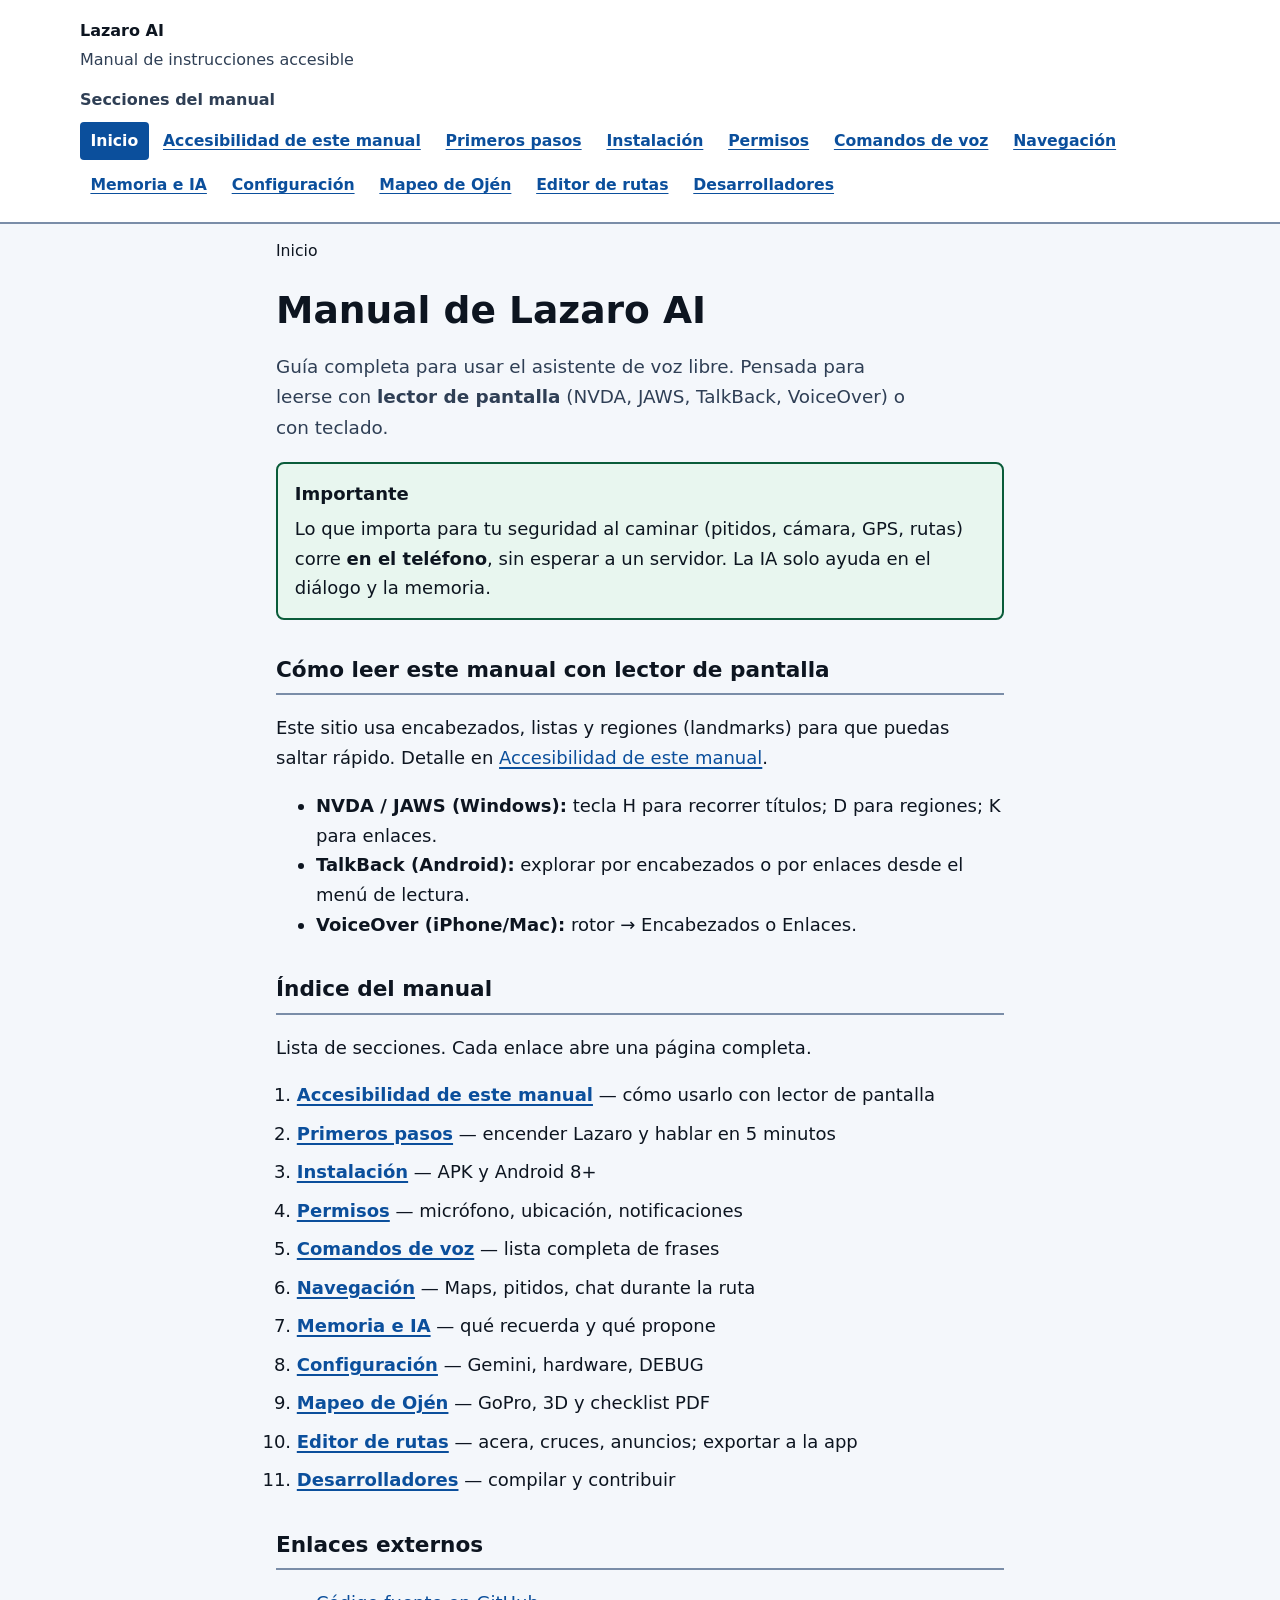
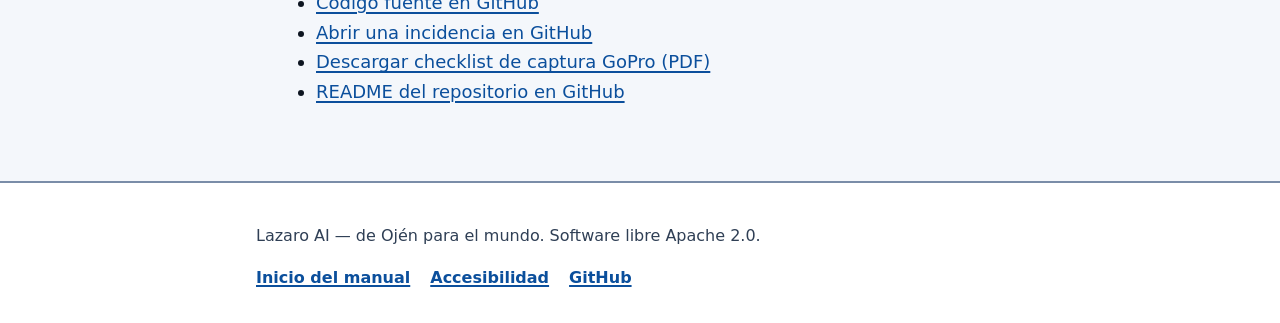
<file: docs/index.html>
<!DOCTYPE html>
<html lang="es">
<head>
  <meta charset="UTF-8">
  <meta name="viewport" content="width=device-width, initial-scale=1">
  <meta name="description" content="Manual accesible de Lazaro AI para personas ciegas y con baja visión. Compatible con lectores de pantalla.">
  <title>Inicio — Manual accesible de Lazaro AI</title>
  <link rel="stylesheet" href="assets/manual.css">
</head>
<body>
  <div class="skip-group">
    <a href="#contenido">Saltar al contenido principal</a>
    <a href="#nav-principal">Saltar al menú de secciones</a>
    <a href="#pie">Saltar al pie de página</a>
  </div>

  <header class="site-header">
    <div class="brand">
      <p class="site-title"><a href="index.html">Lazaro AI</a></p>
      <p>Manual de instrucciones accesible</p>
    </div>
    <nav id="nav-principal" class="nav" aria-labelledby="nav-titulo">
      <h2 id="nav-titulo">Secciones del manual</h2>
      <ul>
        <li><a href="index.html" aria-current="page">Inicio</a></li>
        <li><a href="accesibilidad.html">Accesibilidad de este manual</a></li>
        <li><a href="primeros-pasos.html">Primeros pasos</a></li>
        <li><a href="instalacion.html">Instalación</a></li>
        <li><a href="permisos.html">Permisos</a></li>
        <li><a href="comandos.html">Comandos de voz</a></li>
        <li><a href="navegacion.html">Navegación</a></li>
        <li><a href="memoria-ia.html">Memoria e IA</a></li>
        <li><a href="configuracion.html">Configuración</a></li>
        <li><a href="mapeo.html">Mapeo de Ojén</a></li>
        <li><a href="editor-rutas.html">Editor de rutas</a></li>
        <li><a href="desarrolladores.html">Desarrolladores</a></li>
      </ul>
    </nav>
  </header>

  <nav class="breadcrumb" aria-label="Miga de pan">
    <ol>
      <li aria-current="page">Inicio</li>
    </ol>
  </nav>

  <main id="contenido" class="wrap" tabindex="-1">
    <h1>Manual de Lazaro AI</h1>
    <p class="lead">
      Guía completa para usar el asistente de voz libre.
      Pensada para leerse con <strong>lector de pantalla</strong> (NVDA, JAWS, TalkBack, VoiceOver) o con teclado.
    </p>

    <aside class="ok" aria-label="Consejo importante">
      <span class="ok-label">Importante</span>
      Lo que importa para tu seguridad al caminar (pitidos, cámara, GPS, rutas) corre
      <strong>en el teléfono</strong>, sin esperar a un servidor. La IA solo ayuda en el diálogo y la memoria.
    </aside>

    <h2>Cómo leer este manual con lector de pantalla</h2>
    <p>
      Este sitio usa encabezados, listas y regiones (landmarks) para que puedas saltar rápido.
      Detalle en <a href="accesibilidad.html">Accesibilidad de este manual</a>.
    </p>
    <ul>
      <li><strong>NVDA / JAWS (Windows):</strong> tecla H para recorrer títulos; D para regiones; K para enlaces.</li>
      <li><strong>TalkBack (Android):</strong> explorar por encabezados o por enlaces desde el menú de lectura.</li>
      <li><strong>VoiceOver (iPhone/Mac):</strong> rotor → Encabezados o Enlaces.</li>
    </ul>

    <h2>Índice del manual</h2>
    <p>Lista de secciones. Cada enlace abre una página completa.</p>
    <ol class="toc-list">
      <li><a href="accesibilidad.html">Accesibilidad de este manual</a> — cómo usarlo con lector de pantalla</li>
      <li><a href="primeros-pasos.html">Primeros pasos</a> — encender Lazaro y hablar en 5 minutos</li>
      <li><a href="instalacion.html">Instalación</a> — APK y Android 8+</li>
      <li><a href="permisos.html">Permisos</a> — micrófono, ubicación, notificaciones</li>
      <li><a href="comandos.html">Comandos de voz</a> — lista completa de frases</li>
      <li><a href="navegacion.html">Navegación</a> — Maps, pitidos, chat durante la ruta</li>
      <li><a href="memoria-ia.html">Memoria e IA</a> — qué recuerda y qué propone</li>
      <li><a href="configuracion.html">Configuración</a> — Gemini, hardware, DEBUG</li>
      <li><a href="mapeo.html">Mapeo de Ojén</a> — GoPro, 3D y checklist PDF</li>
      <li><a href="editor-rutas.html">Editor de rutas</a> — acera, cruces, anuncios; exportar a la app</li>
      <li><a href="desarrolladores.html">Desarrolladores</a> — compilar y contribuir</li>
    </ol>

    <h2>Enlaces externos</h2>
    <ul>
      <li><a href="https://github.com/datak0w/Lazaro">Código fuente en GitHub</a></li>
      <li><a href="https://github.com/datak0w/Lazaro/issues">Abrir una incidencia en GitHub</a></li>
      <li><a href="gopro-captura-checklist.pdf">Descargar checklist de captura GoPro (PDF)</a></li>
      <li><a href="https://github.com/datak0w/Lazaro/blob/main/README.md">README del repositorio en GitHub</a></li>
    </ul>
  </main>

  <footer id="pie" class="site-footer">
    <div class="wrap-footer">
      <p>Lazaro AI — de Ojén para el mundo. Software libre Apache 2.0.</p>
      <ul aria-label="Enlaces del pie">
        <li><a href="index.html">Inicio del manual</a></li>
        <li><a href="accesibilidad.html">Accesibilidad</a></li>
        <li><a href="https://github.com/datak0w/Lazaro">GitHub</a></li>
      </ul>
    </div>
  </footer>
  <script src="assets/a11y.js" defer></script>
</body>
</html>
</file>
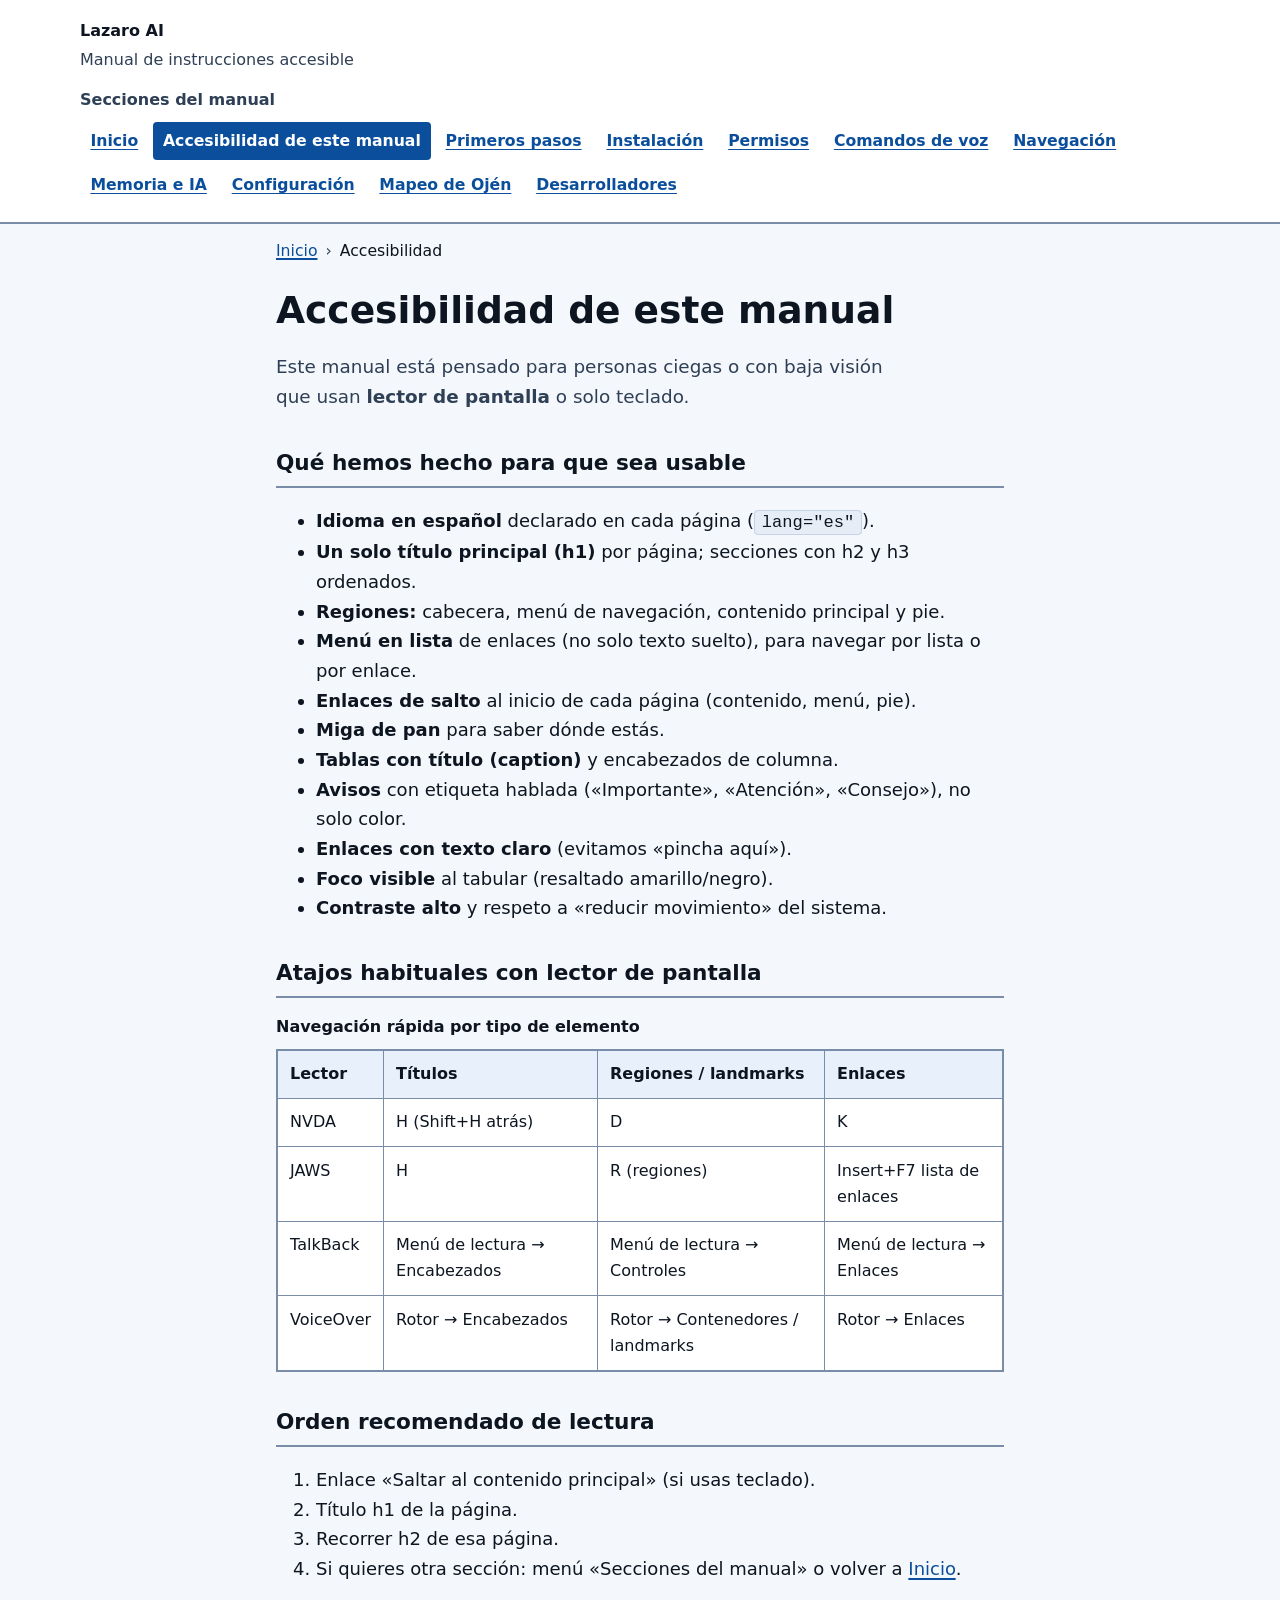
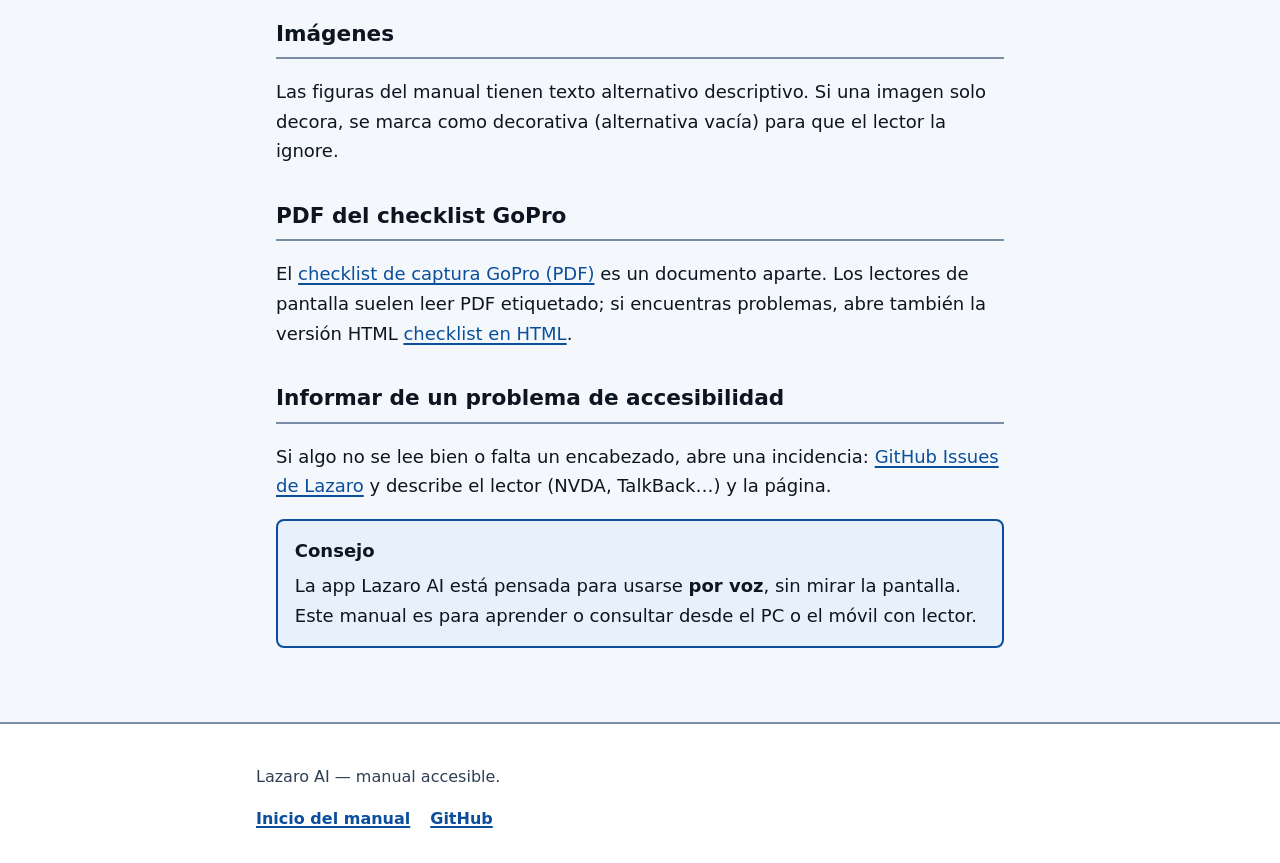
<file: docs/accesibilidad.html>
<!DOCTYPE html>
<html lang="es">
<head>
  <meta charset="UTF-8">
  <meta name="viewport" content="width=device-width, initial-scale=1">
  <meta name="description" content="Cómo usar el manual de Lazaro AI con lectores de pantalla: NVDA, JAWS, TalkBack y VoiceOver.">
  <title>Accesibilidad de este manual — Lazaro AI</title>
  <link rel="stylesheet" href="assets/manual.css">
</head>
<body>
  <div class="skip-group">
    <a href="#contenido">Saltar al contenido principal</a>
    <a href="#nav-principal">Saltar al menú de secciones</a>
    <a href="#pie">Saltar al pie de página</a>
  </div>

  <header class="site-header">
    <div class="brand">
      <p class="site-title"><a href="index.html">Lazaro AI</a></p>
      <p>Manual de instrucciones accesible</p>
    </div>
    <nav id="nav-principal" class="nav" aria-labelledby="nav-titulo">
      <h2 id="nav-titulo">Secciones del manual</h2>
      <ul>
        <li><a href="index.html">Inicio</a></li>
        <li><a href="accesibilidad.html" aria-current="page">Accesibilidad de este manual</a></li>
        <li><a href="primeros-pasos.html">Primeros pasos</a></li>
        <li><a href="instalacion.html">Instalación</a></li>
        <li><a href="permisos.html">Permisos</a></li>
        <li><a href="comandos.html">Comandos de voz</a></li>
        <li><a href="navegacion.html">Navegación</a></li>
        <li><a href="memoria-ia.html">Memoria e IA</a></li>
        <li><a href="configuracion.html">Configuración</a></li>
        <li><a href="mapeo.html">Mapeo de Ojén</a></li>
        <li><a href="desarrolladores.html">Desarrolladores</a></li>
      </ul>
    </nav>
  </header>

  <nav class="breadcrumb" aria-label="Miga de pan">
    <ol>
      <li><a href="index.html">Inicio</a></li>
      <li aria-current="page">Accesibilidad</li>
    </ol>
  </nav>

  <main id="contenido" class="wrap" tabindex="-1">
    <h1>Accesibilidad de este manual</h1>
    <p class="lead">
      Este manual está pensado para personas ciegas o con baja visión que usan
      <strong>lector de pantalla</strong> o solo teclado.
    </p>

    <h2>Qué hemos hecho para que sea usable</h2>
    <ul>
      <li><strong>Idioma en español</strong> declarado en cada página (<code>lang="es"</code>).</li>
      <li><strong>Un solo título principal (h1)</strong> por página; secciones con h2 y h3 ordenados.</li>
      <li><strong>Regiones:</strong> cabecera, menú de navegación, contenido principal y pie.</li>
      <li><strong>Menú en lista</strong> de enlaces (no solo texto suelto), para navegar por lista o por enlace.</li>
      <li><strong>Enlaces de salto</strong> al inicio de cada página (contenido, menú, pie).</li>
      <li><strong>Miga de pan</strong> para saber dónde estás.</li>
      <li><strong>Tablas con título (caption)</strong> y encabezados de columna.</li>
      <li><strong>Avisos</strong> con etiqueta hablada («Importante», «Atención», «Consejo»), no solo color.</li>
      <li><strong>Enlaces con texto claro</strong> (evitamos «pincha aquí»).</li>
      <li><strong>Foco visible</strong> al tabular (resaltado amarillo/negro).</li>
      <li><strong>Contraste alto</strong> y respeto a «reducir movimiento» del sistema.</li>
    </ul>

    <h2>Atajos habituales con lector de pantalla</h2>
    <table>
      <caption>Navegación rápida por tipo de elemento</caption>
      <thead>
        <tr>
          <th scope="col">Lector</th>
          <th scope="col">Títulos</th>
          <th scope="col">Regiones / landmarks</th>
          <th scope="col">Enlaces</th>
        </tr>
      </thead>
      <tbody>
        <tr>
          <td>NVDA</td>
          <td>H (Shift+H atrás)</td>
          <td>D</td>
          <td>K</td>
        </tr>
        <tr>
          <td>JAWS</td>
          <td>H</td>
          <td>R (regiones)</td>
          <td>Insert+F7 lista de enlaces</td>
        </tr>
        <tr>
          <td>TalkBack</td>
          <td>Menú de lectura → Encabezados</td>
          <td>Menú de lectura → Controles</td>
          <td>Menú de lectura → Enlaces</td>
        </tr>
        <tr>
          <td>VoiceOver</td>
          <td>Rotor → Encabezados</td>
          <td>Rotor → Contenedores / landmarks</td>
          <td>Rotor → Enlaces</td>
        </tr>
      </tbody>
    </table>

    <h2>Orden recomendado de lectura</h2>
    <ol>
      <li>Enlace «Saltar al contenido principal» (si usas teclado).</li>
      <li>Título h1 de la página.</li>
      <li>Recorrer h2 de esa página.</li>
      <li>Si quieres otra sección: menú «Secciones del manual» o volver a <a href="index.html">Inicio</a>.</li>
    </ol>

    <h2>Imágenes</h2>
    <p>
      Las figuras del manual tienen texto alternativo descriptivo.
      Si una imagen solo decora, se marca como decorativa (alternativa vacía) para que el lector la ignore.
    </p>

    <h2>PDF del checklist GoPro</h2>
    <p>
      El <a href="gopro-captura-checklist.pdf">checklist de captura GoPro (PDF)</a>
      es un documento aparte. Los lectores de pantalla suelen leer PDF etiquetado;
      si encuentras problemas, abre también la versión HTML
      <a href="gopro-captura-checklist.html">checklist en HTML</a>.
    </p>

    <h2>Informar de un problema de accesibilidad</h2>
    <p>
      Si algo no se lee bien o falta un encabezado, abre una incidencia:
      <a href="https://github.com/datak0w/Lazaro/issues">GitHub Issues de Lazaro</a>
      y describe el lector (NVDA, TalkBack…) y la página.
    </p>

    <aside class="note" aria-label="Consejo">
      <span class="note-label">Consejo</span>
      La app Lazaro AI está pensada para usarse <strong>por voz</strong>, sin mirar la pantalla.
      Este manual es para aprender o consultar desde el PC o el móvil con lector.
    </aside>
  </main>

  <footer id="pie" class="site-footer">
    <div class="wrap-footer">
      <p>Lazaro AI — manual accesible.</p>
      <ul aria-label="Enlaces del pie">
        <li><a href="index.html">Inicio del manual</a></li>
        <li><a href="https://github.com/datak0w/Lazaro">GitHub</a></li>
      </ul>
    </div>
  </footer>
  <script src="assets/a11y.js" defer></script>
</body>
</html>
</file>
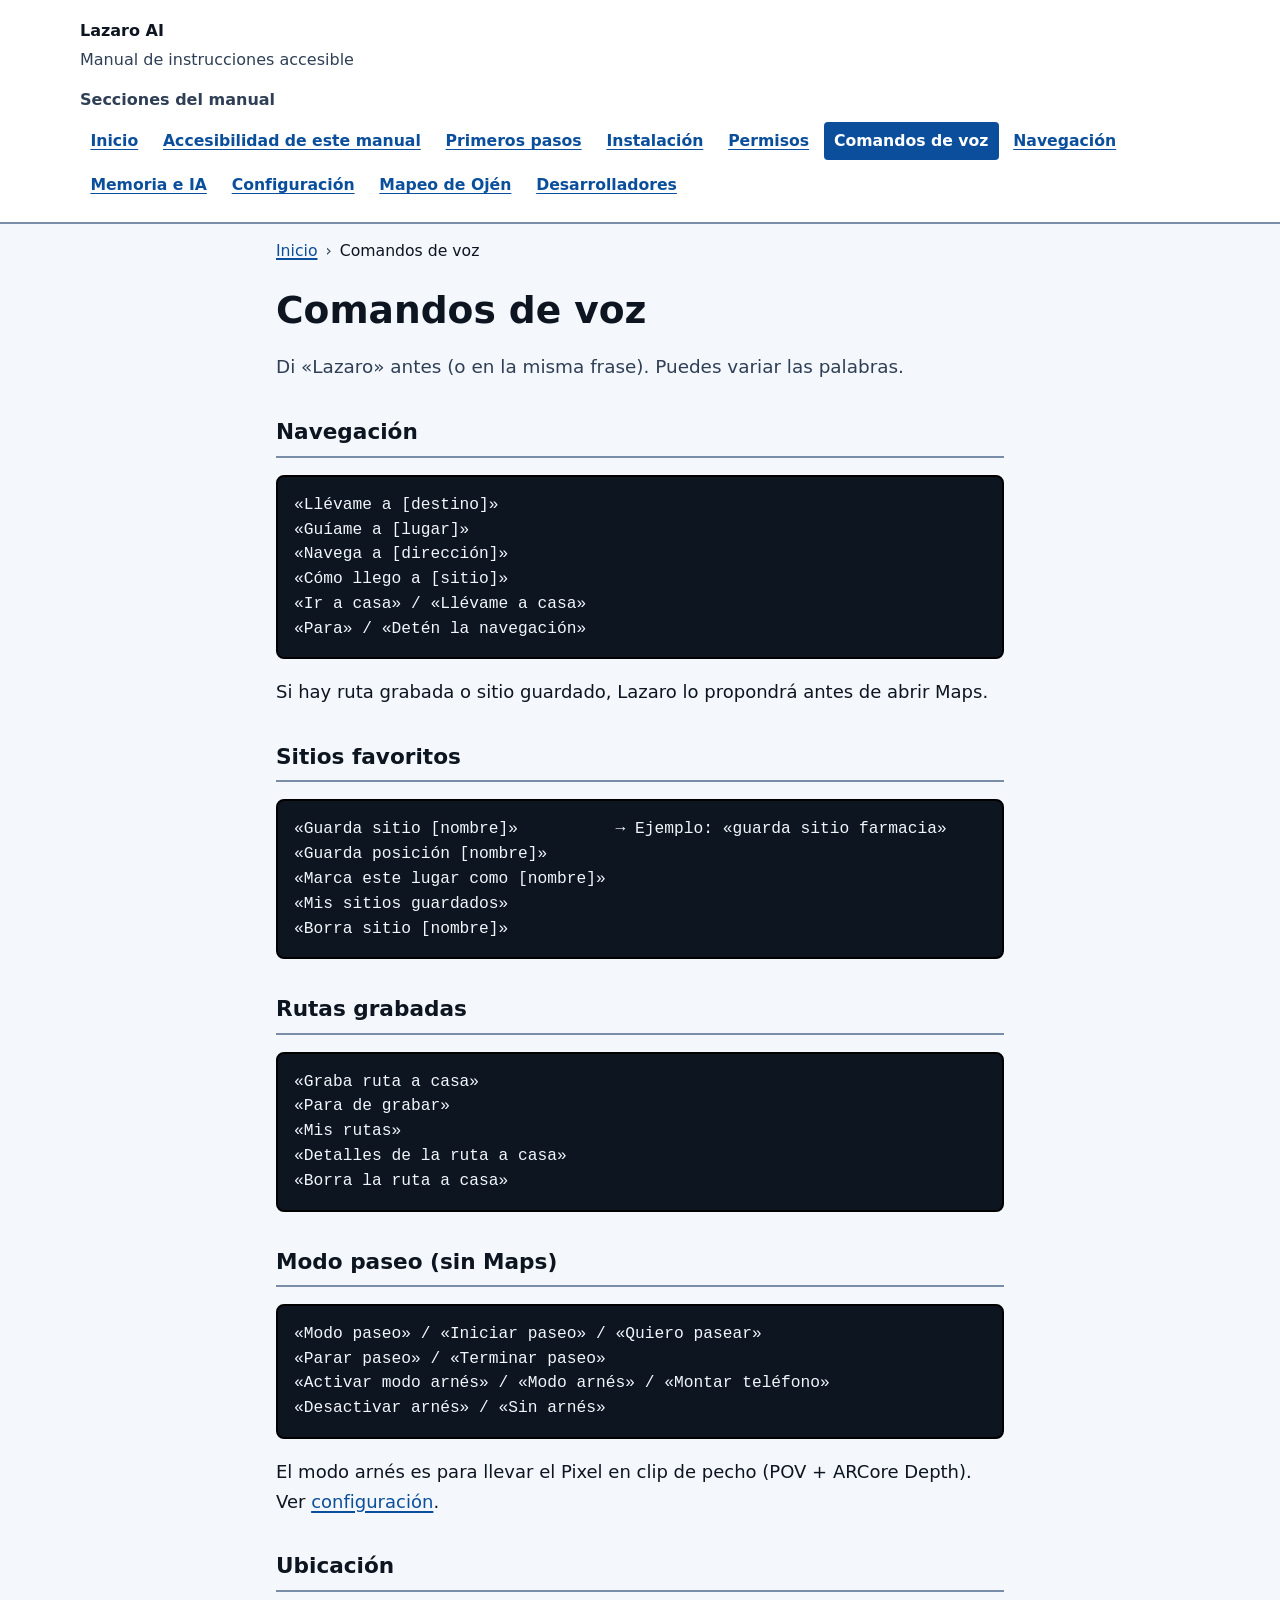
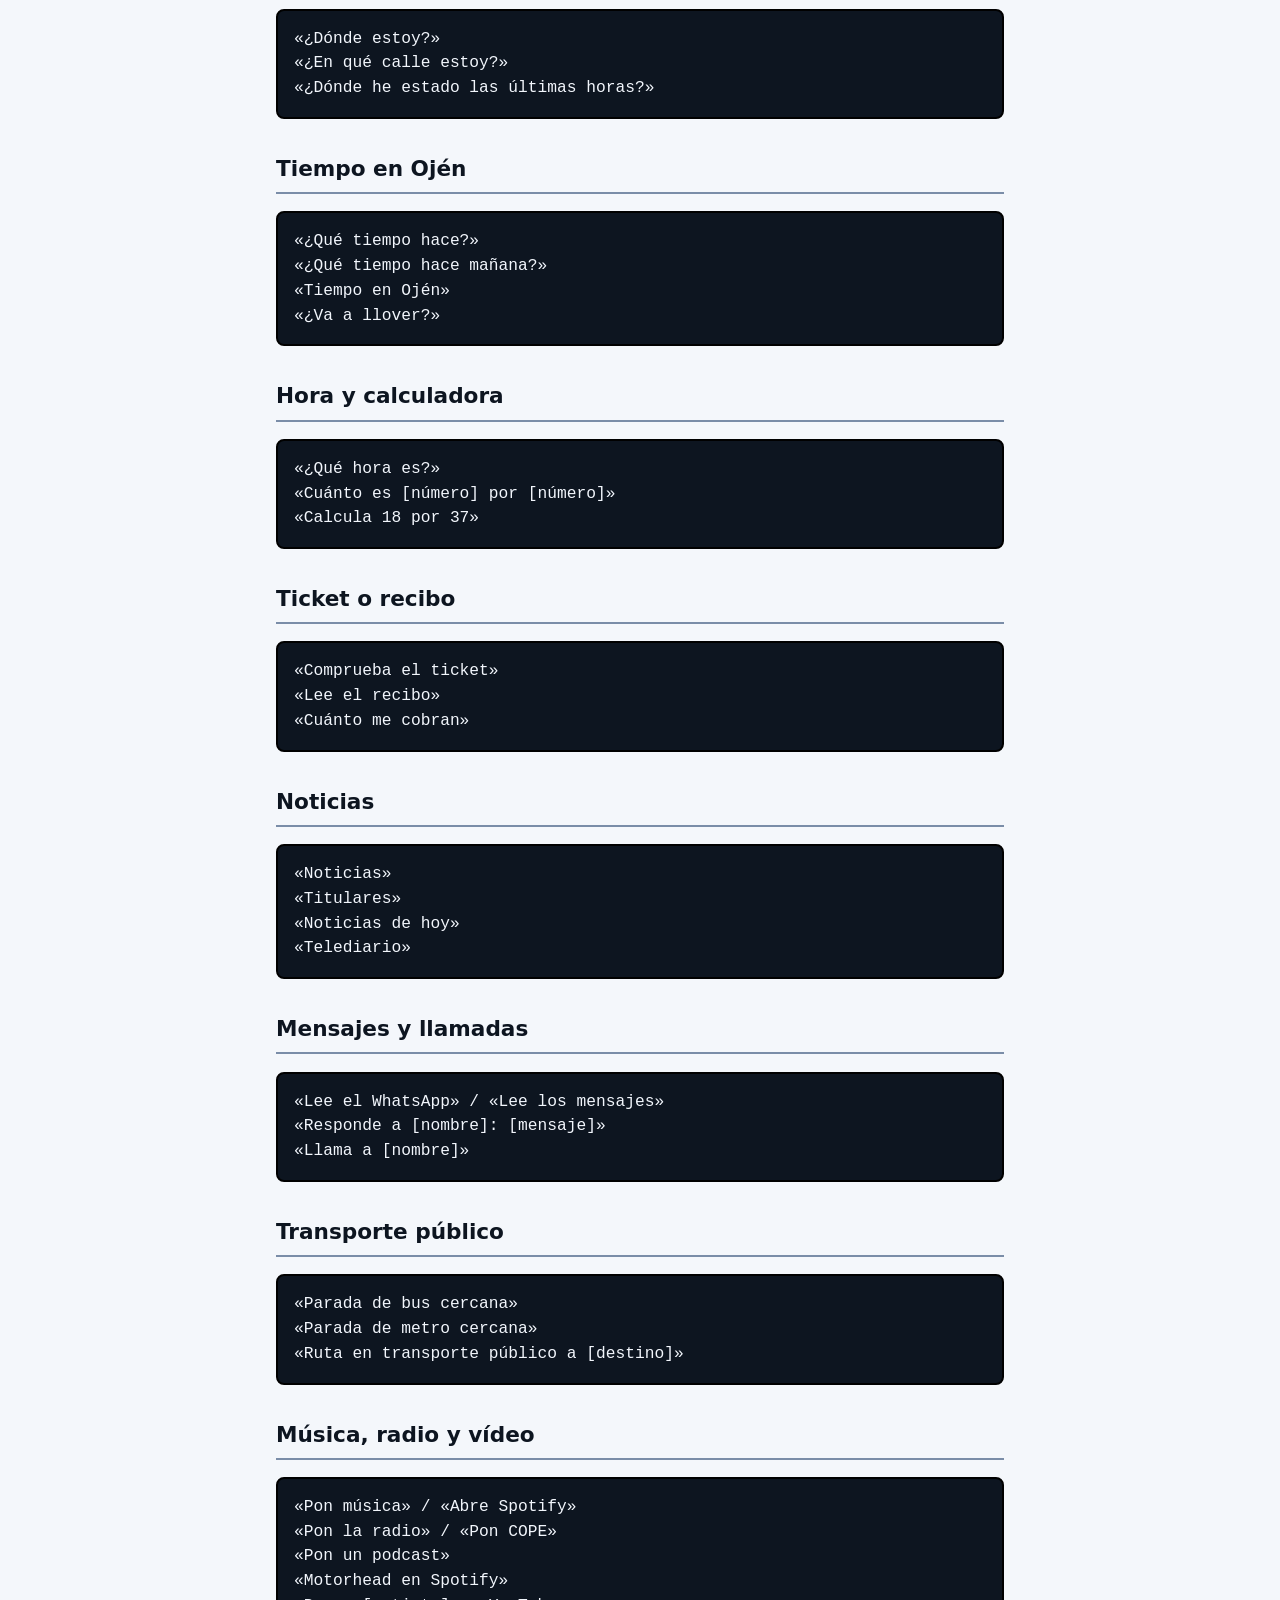
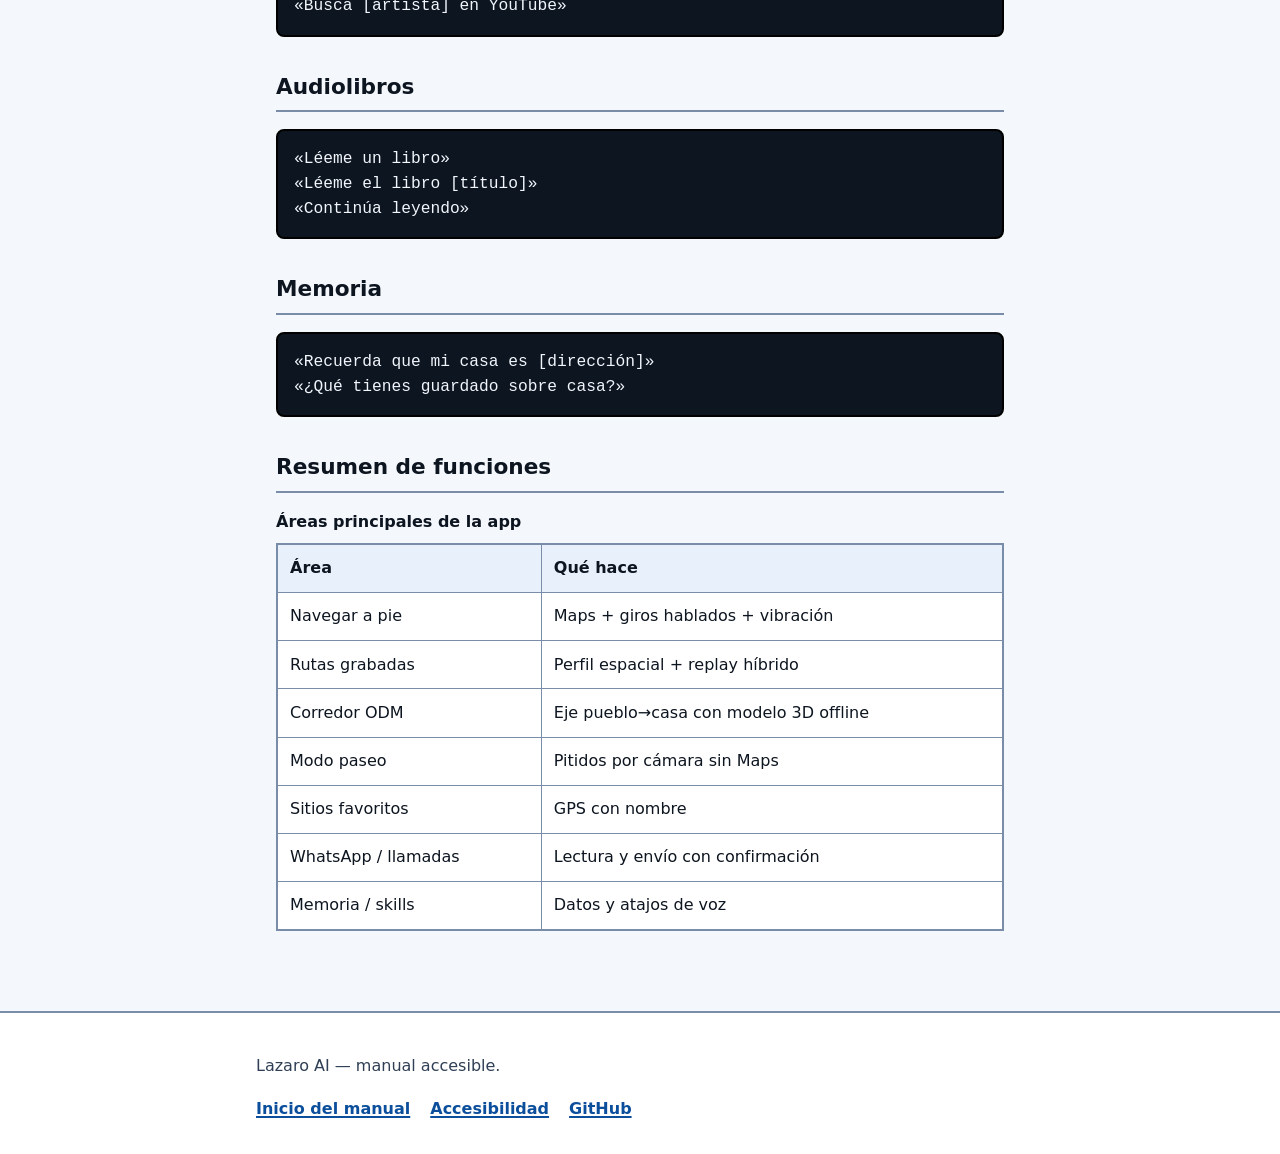
<file: docs/comandos.html>
<!DOCTYPE html>
<html lang="es">
<head>
  <meta charset="UTF-8">
  <meta name="viewport" content="width=device-width, initial-scale=1">
  <meta name="description" content="Comandos de voz. Manual accesible de Lazaro AI.">
  <title>Comandos de voz — Manual Lazaro AI</title>
  <link rel="stylesheet" href="assets/manual.css">
</head>
<body>
  <div class="skip-group">
    <a href="#contenido">Saltar al contenido principal</a>
    <a href="#nav-principal">Saltar al menú de secciones</a>
    <a href="#pie">Saltar al pie de página</a>
  </div>

  <header class="site-header">
    <div class="brand">
      <p class="site-title"><a href="index.html">Lazaro AI</a></p>
      <p>Manual de instrucciones accesible</p>
    </div>
    <nav id="nav-principal" class="nav" aria-labelledby="nav-titulo">
      <h2 id="nav-titulo">Secciones del manual</h2>
      <ul>
        <li><a href="index.html">Inicio</a></li>
        <li><a href="accesibilidad.html">Accesibilidad de este manual</a></li>
        <li><a href="primeros-pasos.html">Primeros pasos</a></li>
        <li><a href="instalacion.html">Instalación</a></li>
        <li><a href="permisos.html">Permisos</a></li>
        <li><a href="comandos.html" aria-current="page">Comandos de voz</a></li>
        <li><a href="navegacion.html">Navegación</a></li>
        <li><a href="memoria-ia.html">Memoria e IA</a></li>
        <li><a href="configuracion.html">Configuración</a></li>
        <li><a href="mapeo.html">Mapeo de Ojén</a></li>
        <li><a href="desarrolladores.html">Desarrolladores</a></li>
      </ul>
    </nav>
  </header>

  <nav class="breadcrumb" aria-label="Miga de pan">
    <ol>
      <li><a href="index.html">Inicio</a></li>
      <li aria-current="page">Comandos de voz</li>
    </ol>
  </nav>

  <main id="contenido" class="wrap" tabindex="-1">
    <h1>Comandos de voz</h1>
    <p class="lead">Di «Lazaro» antes (o en la misma frase). Puedes variar las palabras.</p>

    <h2>Navegación</h2>
<pre><code>«Llévame a [destino]»
«Guíame a [lugar]»
«Navega a [dirección]»
«Cómo llego a [sitio]»
«Ir a casa» / «Llévame a casa»
«Para» / «Detén la navegación»</code></pre>
    <p>Si hay ruta grabada o sitio guardado, Lazaro lo propondrá antes de abrir Maps.</p>

    <h2>Sitios favoritos</h2>
<pre><code>«Guarda sitio [nombre]»          → Ejemplo: «guarda sitio farmacia»
«Guarda posición [nombre]»
«Marca este lugar como [nombre]»
«Mis sitios guardados»
«Borra sitio [nombre]»</code></pre>

    <h2>Rutas grabadas</h2>
<pre><code>«Graba ruta a casa»
«Para de grabar»
«Mis rutas»
«Detalles de la ruta a casa»
«Borra la ruta a casa»</code></pre>

    <h2>Modo paseo (sin Maps)</h2>
<pre><code>«Modo paseo» / «Iniciar paseo» / «Quiero pasear»
«Parar paseo» / «Terminar paseo»
«Activar modo arnés» / «Modo arnés» / «Montar teléfono»
«Desactivar arnés» / «Sin arnés»</code></pre>
    <p>
      El modo arnés es para llevar el Pixel en clip de pecho (POV + ARCore Depth).
      Ver <a href="configuracion.html">configuración</a>.
    </p>

    <h2>Ubicación</h2>
<pre><code>«¿Dónde estoy?»
«¿En qué calle estoy?»
«¿Dónde he estado las últimas horas?»</code></pre>

    <h2>Tiempo en Ojén</h2>
<pre><code>«¿Qué tiempo hace?»
«¿Qué tiempo hace mañana?»
«Tiempo en Ojén»
«¿Va a llover?»</code></pre>

    <h2>Hora y calculadora</h2>
<pre><code>«¿Qué hora es?»
«Cuánto es [número] por [número]»
«Calcula 18 por 37»</code></pre>

    <h2>Ticket o recibo</h2>
<pre><code>«Comprueba el ticket»
«Lee el recibo»
«Cuánto me cobran»</code></pre>

    <h2>Noticias</h2>
<pre><code>«Noticias»
«Titulares»
«Noticias de hoy»
«Telediario»</code></pre>

    <h2>Mensajes y llamadas</h2>
<pre><code>«Lee el WhatsApp» / «Lee los mensajes»
«Responde a [nombre]: [mensaje]»
«Llama a [nombre]»</code></pre>

    <h2>Transporte público</h2>
<pre><code>«Parada de bus cercana»
«Parada de metro cercana»
«Ruta en transporte público a [destino]»</code></pre>

    <h2>Música, radio y vídeo</h2>
<pre><code>«Pon música» / «Abre Spotify»
«Pon la radio» / «Pon COPE»
«Pon un podcast»
«Motorhead en Spotify»
«Busca [artista] en YouTube»</code></pre>

    <h2>Audiolibros</h2>
<pre><code>«Léeme un libro»
«Léeme el libro [título]»
«Continúa leyendo»</code></pre>

    <h2>Memoria</h2>
<pre><code>«Recuerda que mi casa es [dirección]»
«¿Qué tienes guardado sobre casa?»</code></pre>

    <h2>Resumen de funciones</h2>
    <table>
      <caption>Áreas principales de la app</caption>
      <thead>
        <tr><th scope="col">Área</th><th scope="col">Qué hace</th></tr>
      </thead>
      <tbody>
        <tr><td>Navegar a pie</td><td>Maps + giros hablados + vibración</td></tr>
        <tr><td>Rutas grabadas</td><td>Perfil espacial + replay híbrido</td></tr>
        <tr><td>Corredor ODM</td><td>Eje pueblo→casa con modelo 3D offline</td></tr>
        <tr><td>Modo paseo</td><td>Pitidos por cámara sin Maps</td></tr>
        <tr><td>Sitios favoritos</td><td>GPS con nombre</td></tr>
        <tr><td>WhatsApp / llamadas</td><td>Lectura y envío con confirmación</td></tr>
        <tr><td>Memoria / skills</td><td>Datos y atajos de voz</td></tr>
      </tbody>
    </table>
  </main>

  <footer id="pie" class="site-footer">
    <div class="wrap-footer">
      <p>Lazaro AI — manual accesible.</p>
      <ul aria-label="Enlaces del pie">
        <li><a href="index.html">Inicio del manual</a></li>
        <li><a href="accesibilidad.html">Accesibilidad</a></li>
        <li><a href="https://github.com/datak0w/Lazaro">GitHub</a></li>
      </ul>
    </div>
  </footer>
  <script src="assets/a11y.js" defer></script>
</body>
</html>
</file>
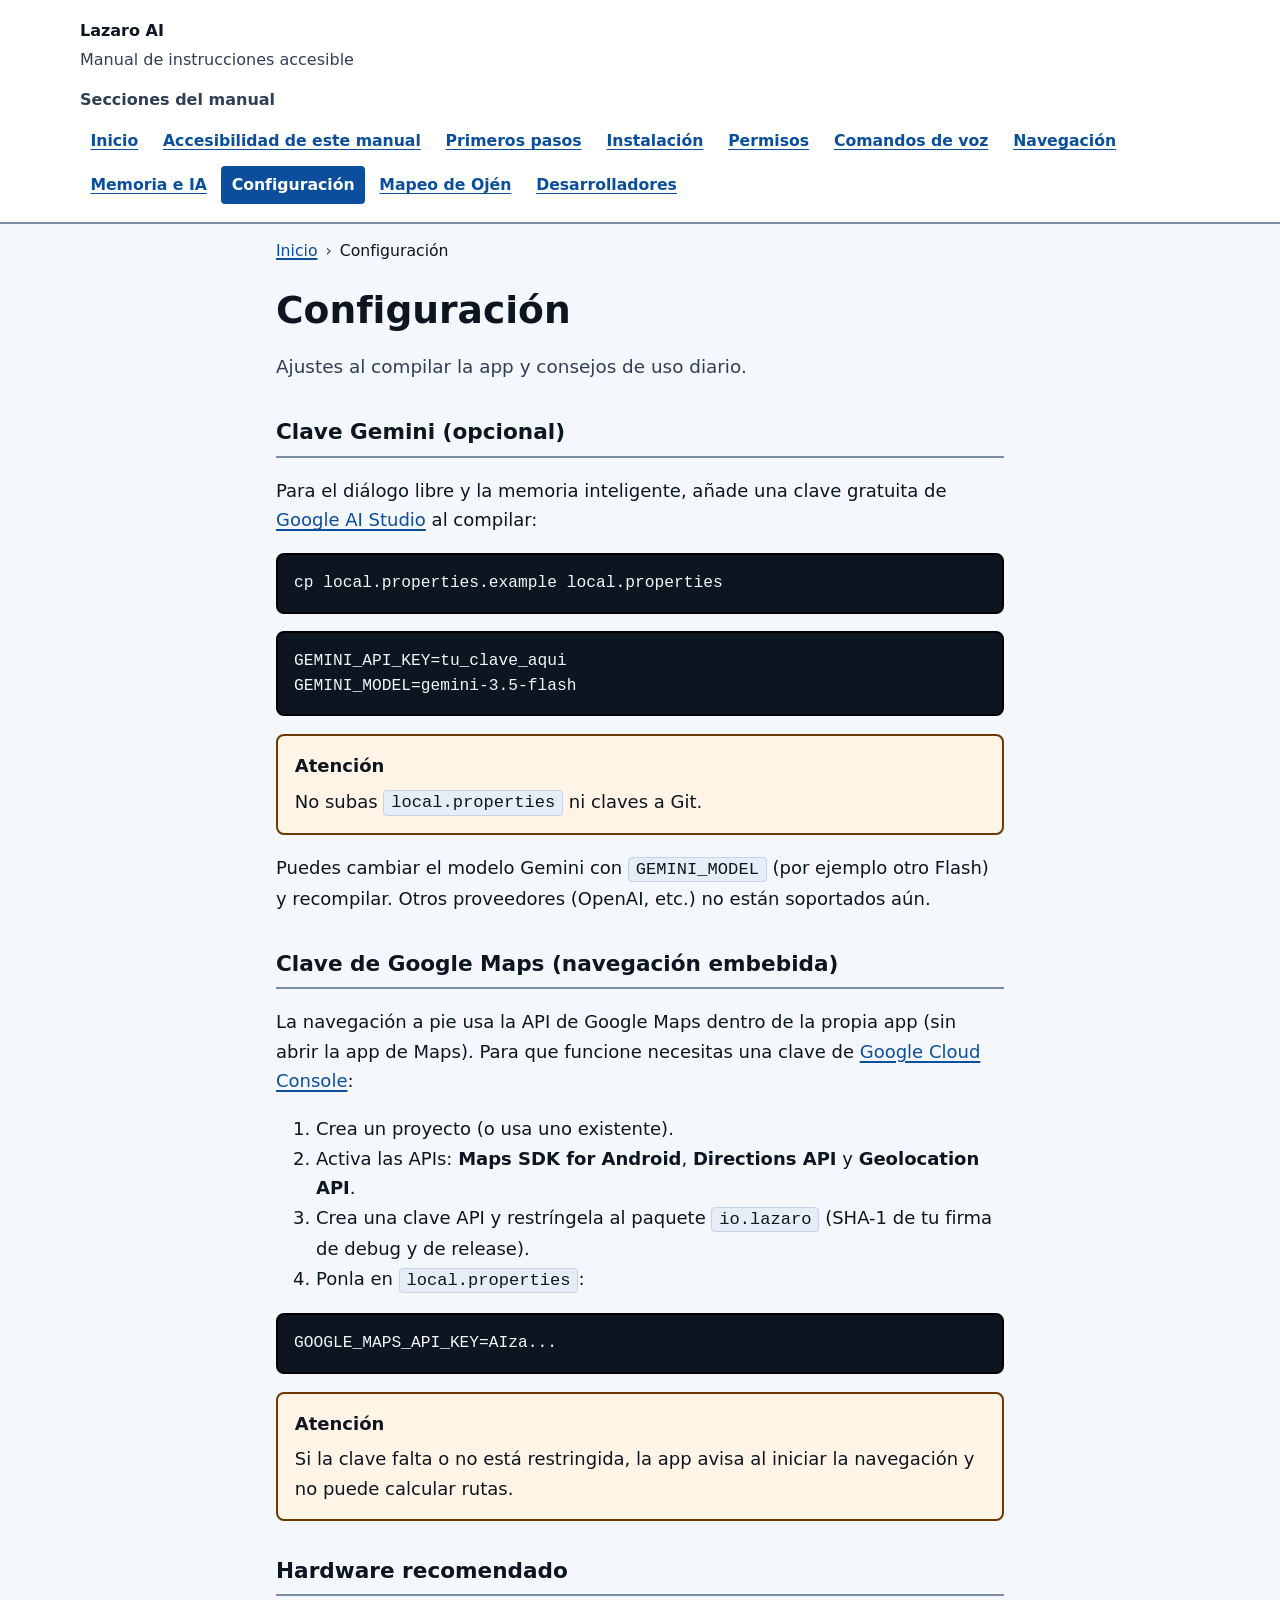
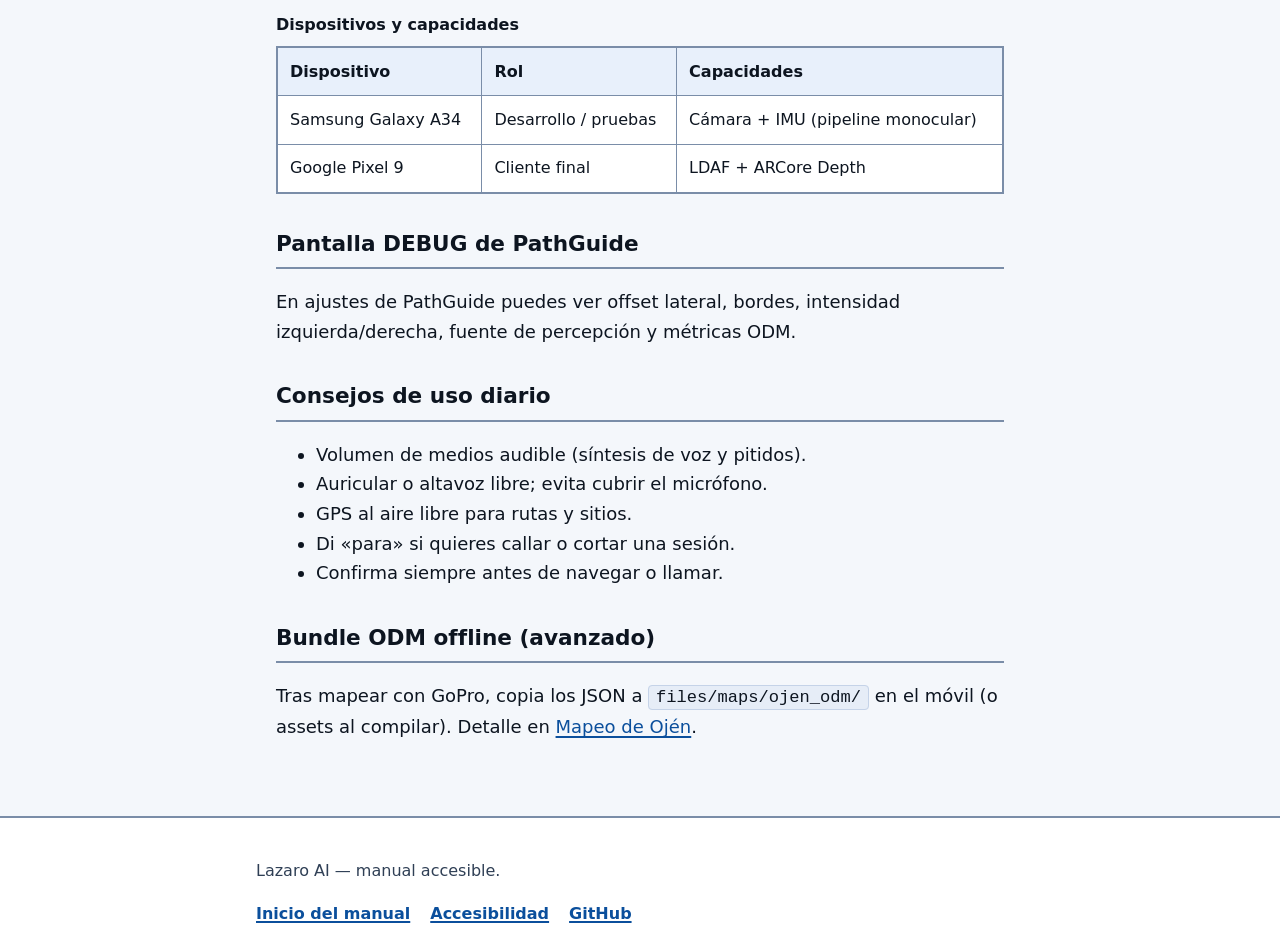
<file: docs/configuracion.html>
<!DOCTYPE html>
<html lang="es">
<head>
  <meta charset="UTF-8">
  <meta name="viewport" content="width=device-width, initial-scale=1">
  <meta name="description" content="Configuración. Manual accesible de Lazaro AI.">
  <title>Configuración — Manual Lazaro AI</title>
  <link rel="stylesheet" href="assets/manual.css">
</head>
<body>
  <div class="skip-group">
    <a href="#contenido">Saltar al contenido principal</a>
    <a href="#nav-principal">Saltar al menú de secciones</a>
    <a href="#pie">Saltar al pie de página</a>
  </div>

  <header class="site-header">
    <div class="brand">
      <p class="site-title"><a href="index.html">Lazaro AI</a></p>
      <p>Manual de instrucciones accesible</p>
    </div>
    <nav id="nav-principal" class="nav" aria-labelledby="nav-titulo">
      <h2 id="nav-titulo">Secciones del manual</h2>
      <ul>
        <li><a href="index.html">Inicio</a></li>
        <li><a href="accesibilidad.html">Accesibilidad de este manual</a></li>
        <li><a href="primeros-pasos.html">Primeros pasos</a></li>
        <li><a href="instalacion.html">Instalación</a></li>
        <li><a href="permisos.html">Permisos</a></li>
        <li><a href="comandos.html">Comandos de voz</a></li>
        <li><a href="navegacion.html">Navegación</a></li>
        <li><a href="memoria-ia.html">Memoria e IA</a></li>
        <li><a href="configuracion.html" aria-current="page">Configuración</a></li>
        <li><a href="mapeo.html">Mapeo de Ojén</a></li>
        <li><a href="desarrolladores.html">Desarrolladores</a></li>
      </ul>
    </nav>
  </header>

  <nav class="breadcrumb" aria-label="Miga de pan">
    <ol>
      <li><a href="index.html">Inicio</a></li>
      <li aria-current="page">Configuración</li>
    </ol>
  </nav>

  <main id="contenido" class="wrap" tabindex="-1">
    <h1>Configuración</h1>
    <p class="lead">Ajustes al compilar la app y consejos de uso diario.</p>

    <h2>Clave Gemini (opcional)</h2>
    <p>
      Para el diálogo libre y la memoria inteligente, añade una clave gratuita de
      <a href="https://aistudio.google.com/">Google AI Studio</a> al compilar:
    </p>
<pre><code>cp local.properties.example local.properties</code></pre>
<pre><code>GEMINI_API_KEY=tu_clave_aqui
GEMINI_MODEL=gemini-3.5-flash</code></pre>
    <aside class="warn" aria-label="Atención">
      <span class="warn-label">Atención</span>
      No subas <code>local.properties</code> ni claves a Git.
    </aside>
    <p>
      Puedes cambiar el modelo Gemini con <code>GEMINI_MODEL</code> (por ejemplo otro Flash)
      y recompilar. Otros proveedores (OpenAI, etc.) no están soportados aún.
    </p>

    <h2>Clave de Google Maps (navegación embebida)</h2>
    <p>
      La navegación a pie usa la API de Google Maps dentro de la propia app
      (sin abrir la app de Maps). Para que funcione necesitas una clave de
      <a href="https://console.cloud.google.com/">Google Cloud Console</a>:
    </p>
    <ol>
      <li>Crea un proyecto (o usa uno existente).</li>
      <li>Activa las APIs: <strong>Maps SDK for Android</strong>, <strong>Directions API</strong> y <strong>Geolocation API</strong>.</li>
      <li>Crea una clave API y restríngela al paquete <code>io.lazaro</code> (SHA-1 de tu firma de debug y de release).</li>
      <li>Ponla en <code>local.properties</code>:</li>
    </ol>
<pre><code>GOOGLE_MAPS_API_KEY=AIza...</code></pre>
    <aside class="warn" aria-label="Atención">
      <span class="warn-label">Atención</span>
      Si la clave falta o no está restringida, la app avisa al iniciar la navegación
      y no puede calcular rutas.
    </aside>

    <h2>Hardware recomendado</h2>
    <table>
      <caption>Dispositivos y capacidades</caption>
      <thead>
        <tr><th scope="col">Dispositivo</th><th scope="col">Rol</th><th scope="col">Capacidades</th></tr>
      </thead>
      <tbody>
        <tr><td>Samsung Galaxy A34</td><td>Desarrollo / pruebas</td><td>Cámara + IMU (pipeline monocular)</td></tr>
        <tr><td>Google Pixel 9</td><td>Cliente final</td><td>LDAF + ARCore Depth</td></tr>
      </tbody>
    </table>

    <h2>Pantalla DEBUG de PathGuide</h2>
    <p>
      En ajustes de PathGuide puedes ver offset lateral, bordes, intensidad izquierda/derecha,
      fuente de percepción y métricas ODM.
    </p>

    <h2>Consejos de uso diario</h2>
    <ul>
      <li>Volumen de medios audible (síntesis de voz y pitidos).</li>
      <li>Auricular o altavoz libre; evita cubrir el micrófono.</li>
      <li>GPS al aire libre para rutas y sitios.</li>
      <li>Di «para» si quieres callar o cortar una sesión.</li>
      <li>Confirma siempre antes de navegar o llamar.</li>
    </ul>

    <h2>Bundle ODM offline (avanzado)</h2>
    <p>
      Tras mapear con GoPro, copia los JSON a
      <code>files/maps/ojen_odm/</code> en el móvil (o assets al compilar).
      Detalle en <a href="mapeo.html">Mapeo de Ojén</a>.
    </p>
  </main>

  <footer id="pie" class="site-footer">
    <div class="wrap-footer">
      <p>Lazaro AI — manual accesible.</p>
      <ul aria-label="Enlaces del pie">
        <li><a href="index.html">Inicio del manual</a></li>
        <li><a href="accesibilidad.html">Accesibilidad</a></li>
        <li><a href="https://github.com/datak0w/Lazaro">GitHub</a></li>
      </ul>
    </div>
  </footer>
  <script src="assets/a11y.js" defer></script>
</body>
</html>
</file>
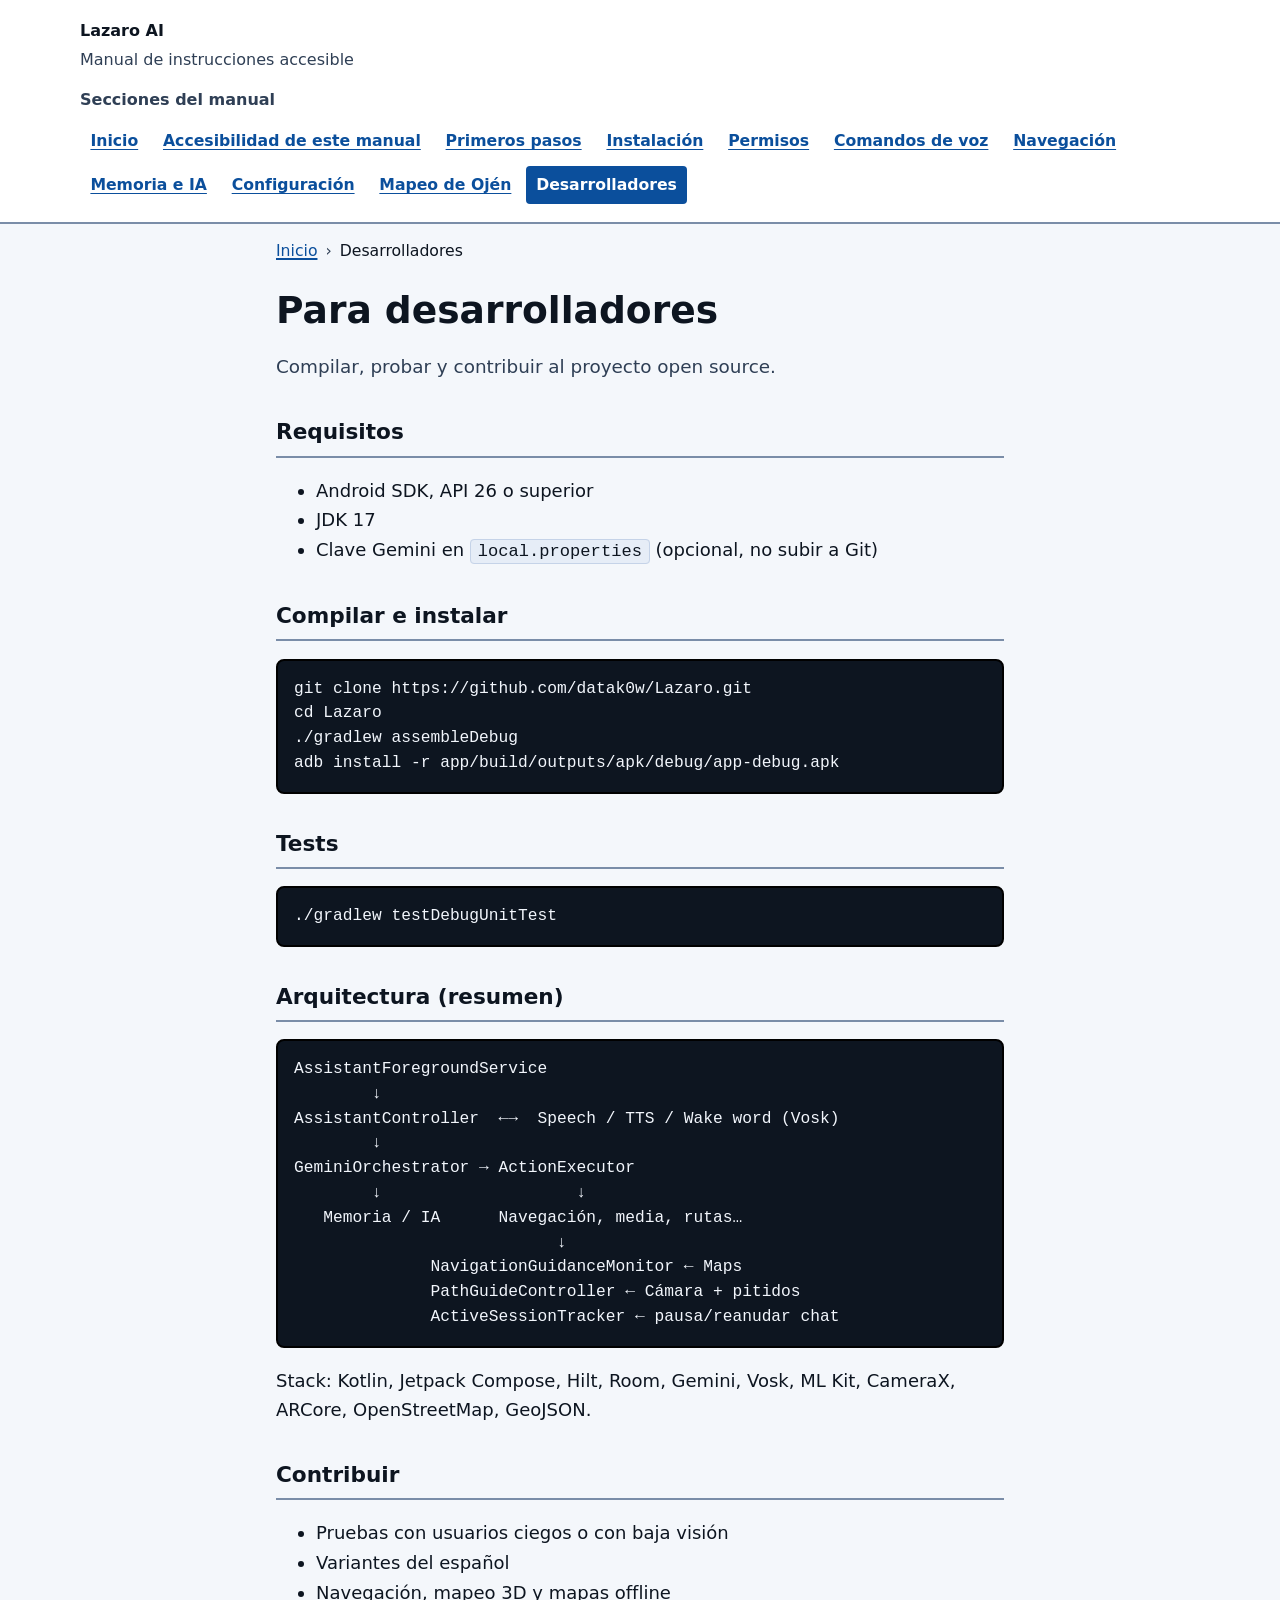
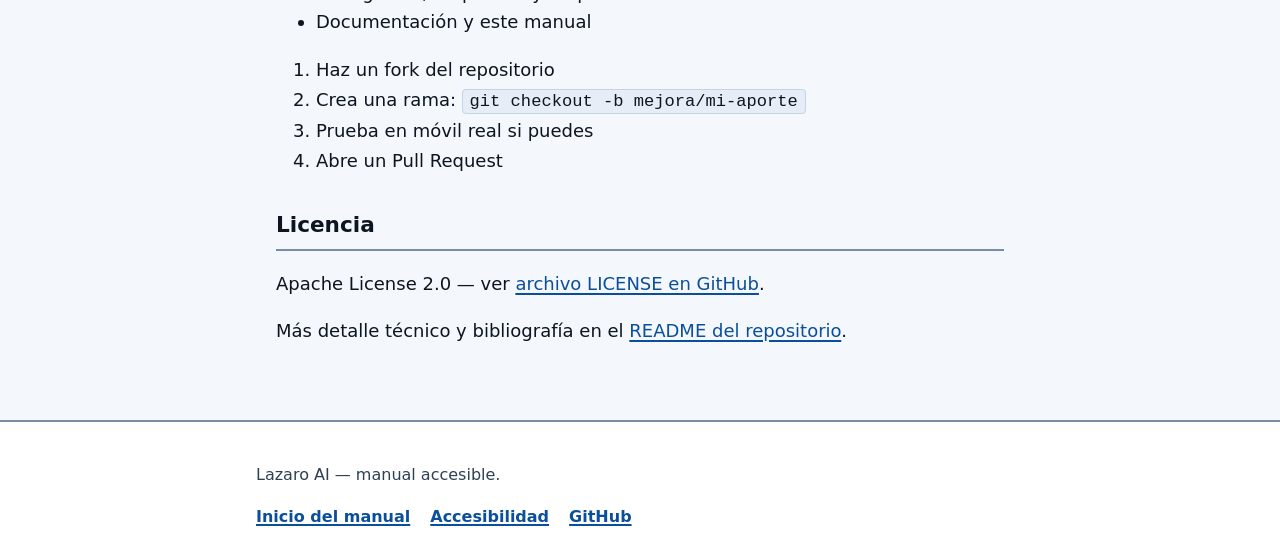
<file: docs/desarrolladores.html>
<!DOCTYPE html>
<html lang="es">
<head>
  <meta charset="UTF-8">
  <meta name="viewport" content="width=device-width, initial-scale=1">
  <meta name="description" content="Desarrolladores. Manual accesible de Lazaro AI.">
  <title>Desarrolladores — Manual Lazaro AI</title>
  <link rel="stylesheet" href="assets/manual.css">
</head>
<body>
  <div class="skip-group">
    <a href="#contenido">Saltar al contenido principal</a>
    <a href="#nav-principal">Saltar al menú de secciones</a>
    <a href="#pie">Saltar al pie de página</a>
  </div>

  <header class="site-header">
    <div class="brand">
      <p class="site-title"><a href="index.html">Lazaro AI</a></p>
      <p>Manual de instrucciones accesible</p>
    </div>
    <nav id="nav-principal" class="nav" aria-labelledby="nav-titulo">
      <h2 id="nav-titulo">Secciones del manual</h2>
      <ul>
        <li><a href="index.html">Inicio</a></li>
        <li><a href="accesibilidad.html">Accesibilidad de este manual</a></li>
        <li><a href="primeros-pasos.html">Primeros pasos</a></li>
        <li><a href="instalacion.html">Instalación</a></li>
        <li><a href="permisos.html">Permisos</a></li>
        <li><a href="comandos.html">Comandos de voz</a></li>
        <li><a href="navegacion.html">Navegación</a></li>
        <li><a href="memoria-ia.html">Memoria e IA</a></li>
        <li><a href="configuracion.html">Configuración</a></li>
        <li><a href="mapeo.html">Mapeo de Ojén</a></li>
        <li><a href="desarrolladores.html" aria-current="page">Desarrolladores</a></li>
      </ul>
    </nav>
  </header>

  <nav class="breadcrumb" aria-label="Miga de pan">
    <ol>
      <li><a href="index.html">Inicio</a></li>
      <li aria-current="page">Desarrolladores</li>
    </ol>
  </nav>

  <main id="contenido" class="wrap" tabindex="-1">
    <h1>Para desarrolladores</h1>
    <p class="lead">Compilar, probar y contribuir al proyecto open source.</p>

    <h2>Requisitos</h2>
    <ul>
      <li>Android SDK, API 26 o superior</li>
      <li>JDK 17</li>
      <li>Clave Gemini en <code>local.properties</code> (opcional, no subir a Git)</li>
    </ul>

    <h2>Compilar e instalar</h2>
<pre><code>git clone https://github.com/datak0w/Lazaro.git
cd Lazaro
./gradlew assembleDebug
adb install -r app/build/outputs/apk/debug/app-debug.apk</code></pre>

    <h2>Tests</h2>
<pre><code>./gradlew testDebugUnitTest</code></pre>

    <h2>Arquitectura (resumen)</h2>
<pre><code>AssistantForegroundService
        ↓
AssistantController  ←→  Speech / TTS / Wake word (Vosk)
        ↓
GeminiOrchestrator → ActionExecutor
        ↓                    ↓
   Memoria / IA      Navegación, media, rutas…
                           ↓
              NavigationGuidanceMonitor ← Maps
              PathGuideController ← Cámara + pitidos
              ActiveSessionTracker ← pausa/reanudar chat</code></pre>

    <p>
      Stack: Kotlin, Jetpack Compose, Hilt, Room, Gemini, Vosk,
      ML Kit, CameraX, ARCore, OpenStreetMap, GeoJSON.
    </p>

    <h2>Contribuir</h2>
    <ul>
      <li>Pruebas con usuarios ciegos o con baja visión</li>
      <li>Variantes del español</li>
      <li>Navegación, mapeo 3D y mapas offline</li>
      <li>Documentación y este manual</li>
    </ul>
    <ol>
      <li>Haz un fork del repositorio</li>
      <li>Crea una rama: <code>git checkout -b mejora/mi-aporte</code></li>
      <li>Prueba en móvil real si puedes</li>
      <li>Abre un Pull Request</li>
    </ol>

    <h2>Licencia</h2>
    <p>Apache License 2.0 — ver <a href="https://github.com/datak0w/Lazaro/blob/main/LICENSE">archivo LICENSE en GitHub</a>.</p>
    <p>
      Más detalle técnico y bibliografía en el
      <a href="https://github.com/datak0w/Lazaro/blob/main/README.md">README del repositorio</a>.
    </p>
  </main>

  <footer id="pie" class="site-footer">
    <div class="wrap-footer">
      <p>Lazaro AI — manual accesible.</p>
      <ul aria-label="Enlaces del pie">
        <li><a href="index.html">Inicio del manual</a></li>
        <li><a href="accesibilidad.html">Accesibilidad</a></li>
        <li><a href="https://github.com/datak0w/Lazaro">GitHub</a></li>
      </ul>
    </div>
  </footer>
  <script src="assets/a11y.js" defer></script>
</body>
</html>
</file>
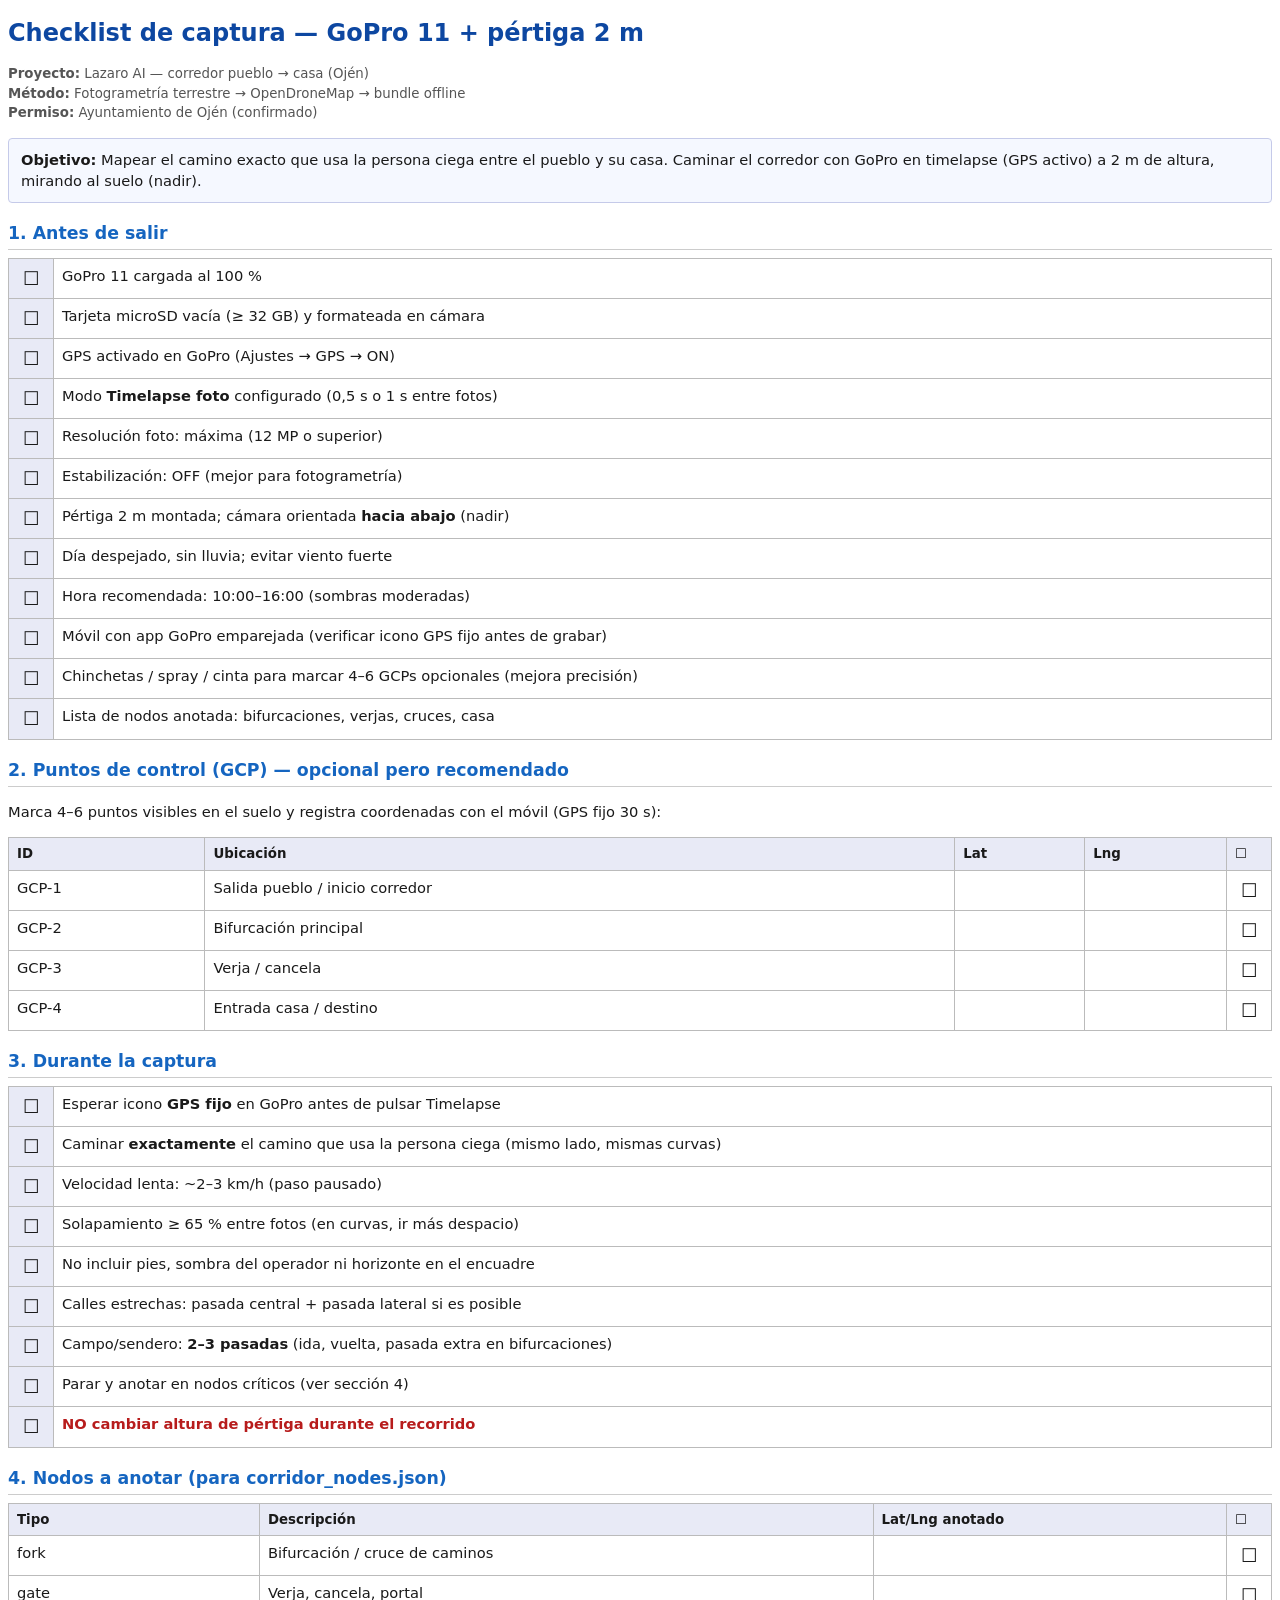
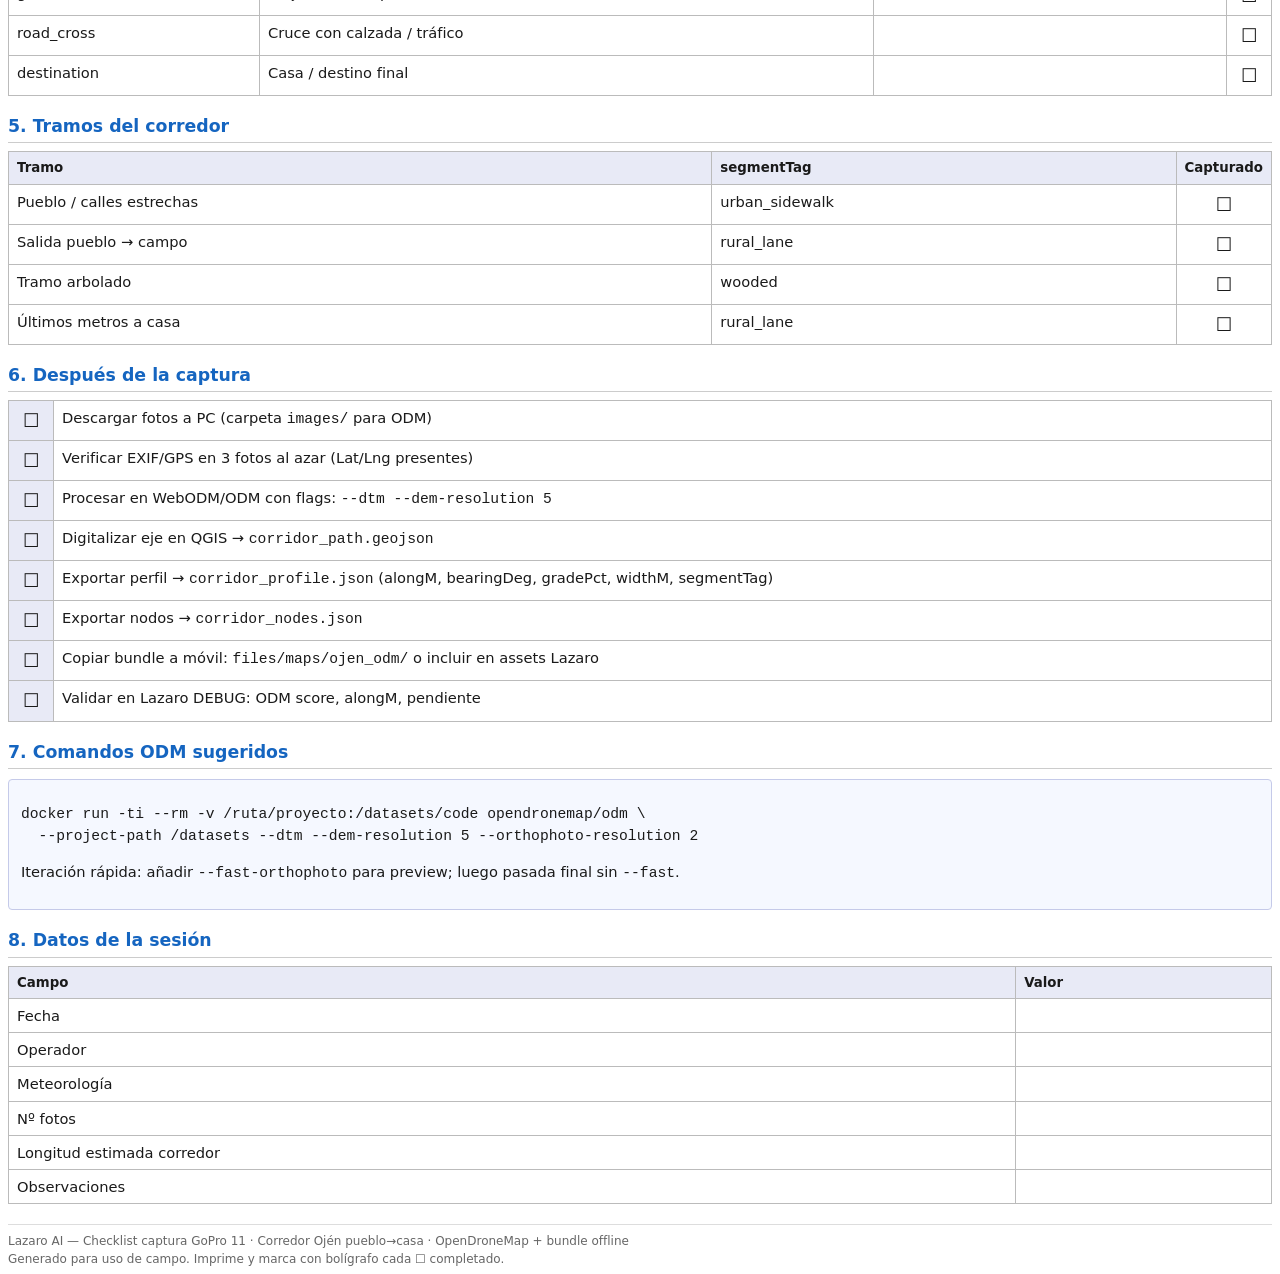
<file: docs/gopro-captura-checklist.html>
<!DOCTYPE html>
<html lang="es">
<head>
  <meta charset="UTF-8">
  <title>Checklist captura GoPro 11 — Corredor Ojén pueblo→casa</title>
  <style>
    @page { size: A4; margin: 18mm 16mm; }
    body { font-family: 'DejaVu Sans', Arial, sans-serif; font-size: 11pt; color: #1a1a1a; line-height: 1.45; }
    h1 { font-size: 18pt; margin-bottom: 4px; color: #0d47a1; }
    h2 { font-size: 13pt; margin-top: 18px; margin-bottom: 8px; color: #1565c0; border-bottom: 1px solid #ccc; padding-bottom: 3px; }
    .meta { font-size: 10pt; color: #555; margin-bottom: 16px; }
    .box { background: #f5f8ff; border: 1px solid #c5cae9; padding: 10px 12px; margin: 10px 0; border-radius: 4px; }
    table { width: 100%; border-collapse: collapse; margin: 8px 0; }
    th, td { border: 1px solid #bbb; padding: 6px 8px; text-align: left; vertical-align: top; }
    th { background: #e8eaf6; font-size: 10pt; }
    .check { width: 28px; text-align: center; font-size: 14pt; }
    ul { margin: 6px 0; padding-left: 20px; }
    li { margin: 4px 0; }
    .footer { margin-top: 20px; font-size: 9pt; color: #666; border-top: 1px solid #ddd; padding-top: 8px; }
    .warn { color: #b71c1c; font-weight: bold; }
  </style>
</head>
<body>

<h1>Checklist de captura — GoPro 11 + pértiga 2 m</h1>
<p class="meta">
  <strong>Proyecto:</strong> Lazaro AI — corredor pueblo → casa (Ojén)<br>
  <strong>Método:</strong> Fotogrametría terrestre → OpenDroneMap → bundle offline<br>
  <strong>Permiso:</strong> Ayuntamiento de Ojén (confirmado)
</p>

<div class="box">
  <strong>Objetivo:</strong> Mapear el camino exacto que usa la persona ciega entre el pueblo y su casa.
  Caminar el corredor con GoPro en timelapse (GPS activo) a 2 m de altura, mirando al suelo (nadir).
</div>

<h2>1. Antes de salir</h2>
<table>
  <tr><th class="check">☐</th><td>GoPro 11 cargada al 100 %</td></tr>
  <tr><th class="check">☐</th><td>Tarjeta microSD vacía (≥ 32 GB) y formateada en cámara</td></tr>
  <tr><th class="check">☐</th><td>GPS activado en GoPro (Ajustes → GPS → ON)</td></tr>
  <tr><th class="check">☐</th><td>Modo <strong>Timelapse foto</strong> configurado (0,5 s o 1 s entre fotos)</td></tr>
  <tr><th class="check">☐</th><td>Resolución foto: máxima (12 MP o superior)</td></tr>
  <tr><th class="check">☐</th><td>Estabilización: OFF (mejor para fotogrametría)</td></tr>
  <tr><th class="check">☐</th><td>Pértiga 2 m montada; cámara orientada <strong>hacia abajo</strong> (nadir)</td></tr>
  <tr><th class="check">☐</th><td>Día despejado, sin lluvia; evitar viento fuerte</td></tr>
  <tr><th class="check">☐</th><td>Hora recomendada: 10:00–16:00 (sombras moderadas)</td></tr>
  <tr><th class="check">☐</th><td>Móvil con app GoPro emparejada (verificar icono GPS fijo antes de grabar)</td></tr>
  <tr><th class="check">☐</th><td>Chinchetas / spray / cinta para marcar 4–6 GCPs opcionales (mejora precisión)</td></tr>
  <tr><th class="check">☐</th><td>Lista de nodos anotada: bifurcaciones, verjas, cruces, casa</td></tr>
</table>

<h2>2. Puntos de control (GCP) — opcional pero recomendado</h2>
<p>Marca 4–6 puntos visibles en el suelo y registra coordenadas con el móvil (GPS fijo 30 s):</p>
<table>
  <tr><th>ID</th><th>Ubicación</th><th>Lat</th><th>Lng</th><th>☐</th></tr>
  <tr><td>GCP-1</td><td>Salida pueblo / inicio corredor</td><td></td><td></td><td class="check">☐</td></tr>
  <tr><td>GCP-2</td><td>Bifurcación principal</td><td></td><td></td><td class="check">☐</td></tr>
  <tr><td>GCP-3</td><td>Verja / cancela</td><td></td><td></td><td class="check">☐</td></tr>
  <tr><td>GCP-4</td><td>Entrada casa / destino</td><td></td><td></td><td class="check">☐</td></tr>
</table>

<h2>3. Durante la captura</h2>
<table>
  <tr><th class="check">☐</th><td>Esperar icono <strong>GPS fijo</strong> en GoPro antes de pulsar Timelapse</td></tr>
  <tr><th class="check">☐</th><td>Caminar <strong>exactamente</strong> el camino que usa la persona ciega (mismo lado, mismas curvas)</td></tr>
  <tr><th class="check">☐</th><td>Velocidad lenta: ~2–3 km/h (paso pausado)</td></tr>
  <tr><th class="check">☐</th><td>Solapamiento ≥ 65 % entre fotos (en curvas, ir más despacio)</td></tr>
  <tr><th class="check">☐</th><td>No incluir pies, sombra del operador ni horizonte en el encuadre</td></tr>
  <tr><th class="check">☐</th><td>Calles estrechas: pasada central + pasada lateral si es posible</td></tr>
  <tr><th class="check">☐</th><td>Campo/sendero: <strong>2–3 pasadas</strong> (ida, vuelta, pasada extra en bifurcaciones)</td></tr>
  <tr><th class="check">☐</th><td>Parar y anotar en nodos críticos (ver sección 4)</td></tr>
  <tr><th class="check">☐</th><td class="warn">NO cambiar altura de pértiga durante el recorrido</td></tr>
</table>

<h2>4. Nodos a anotar (para corridor_nodes.json)</h2>
<table>
  <tr><th>Tipo</th><th>Descripción</th><th>Lat/Lng anotado</th><th>☐</th></tr>
  <tr><td>fork</td><td>Bifurcación / cruce de caminos</td><td></td><td class="check">☐</td></tr>
  <tr><td>gate</td><td>Verja, cancela, portal</td><td></td><td class="check">☐</td></tr>
  <tr><td>road_cross</td><td>Cruce con calzada / tráfico</td><td></td><td class="check">☐</td></tr>
  <tr><td>destination</td><td>Casa / destino final</td><td></td><td class="check">☐</td></tr>
</table>

<h2>5. Tramos del corredor</h2>
<table>
  <tr><th>Tramo</th><th>segmentTag</th><th>Capturado</th></tr>
  <tr><td>Pueblo / calles estrechas</td><td>urban_sidewalk</td><td class="check">☐</td></tr>
  <tr><td>Salida pueblo → campo</td><td>rural_lane</td><td class="check">☐</td></tr>
  <tr><td>Tramo arbolado</td><td>wooded</td><td class="check">☐</td></tr>
  <tr><td>Últimos metros a casa</td><td>rural_lane</td><td class="check">☐</td></tr>
</table>

<h2>6. Después de la captura</h2>
<table>
  <tr><th class="check">☐</th><td>Descargar fotos a PC (carpeta <code>images/</code> para ODM)</td></tr>
  <tr><th class="check">☐</th><td>Verificar EXIF/GPS en 3 fotos al azar (Lat/Lng presentes)</td></tr>
  <tr><th class="check">☐</th><td>Procesar en WebODM/ODM con flags: <code>--dtm --dem-resolution 5</code></td></tr>
  <tr><th class="check">☐</th><td>Digitalizar eje en QGIS → <code>corridor_path.geojson</code></td></tr>
  <tr><th class="check">☐</th><td>Exportar perfil → <code>corridor_profile.json</code> (alongM, bearingDeg, gradePct, widthM, segmentTag)</td></tr>
  <tr><th class="check">☐</th><td>Exportar nodos → <code>corridor_nodes.json</code></td></tr>
  <tr><th class="check">☐</th><td>Copiar bundle a móvil: <code>files/maps/ojen_odm/</code> o incluir en assets Lazaro</td></tr>
  <tr><th class="check">☐</th><td>Validar en Lazaro DEBUG: ODM score, alongM, pendiente</td></tr>
</table>

<h2>7. Comandos ODM sugeridos</h2>
<div class="box">
<pre>docker run -ti --rm -v /ruta/proyecto:/datasets/code opendronemap/odm \
  --project-path /datasets --dtm --dem-resolution 5 --orthophoto-resolution 2</pre>
<p>Iteración rápida: añadir <code>--fast-orthophoto</code> para preview; luego pasada final sin <code>--fast</code>.</p>
</div>

<h2>8. Datos de la sesión</h2>
<table>
  <tr><th>Campo</th><th>Valor</th></tr>
  <tr><td>Fecha</td><td></td></tr>
  <tr><td>Operador</td><td></td></tr>
  <tr><td>Meteorología</td><td></td></tr>
  <tr><td>Nº fotos</td><td></td></tr>
  <tr><td>Longitud estimada corredor</td><td></td></tr>
  <tr><td>Observaciones</td><td></td></tr>
</table>

<div class="footer">
  Lazaro AI — Checklist captura GoPro 11 · Corredor Ojén pueblo→casa · OpenDroneMap + bundle offline<br>
  Generado para uso de campo. Imprime y marca con bolígrafo cada ☐ completado.
</div>

</body>
</html>
</file>
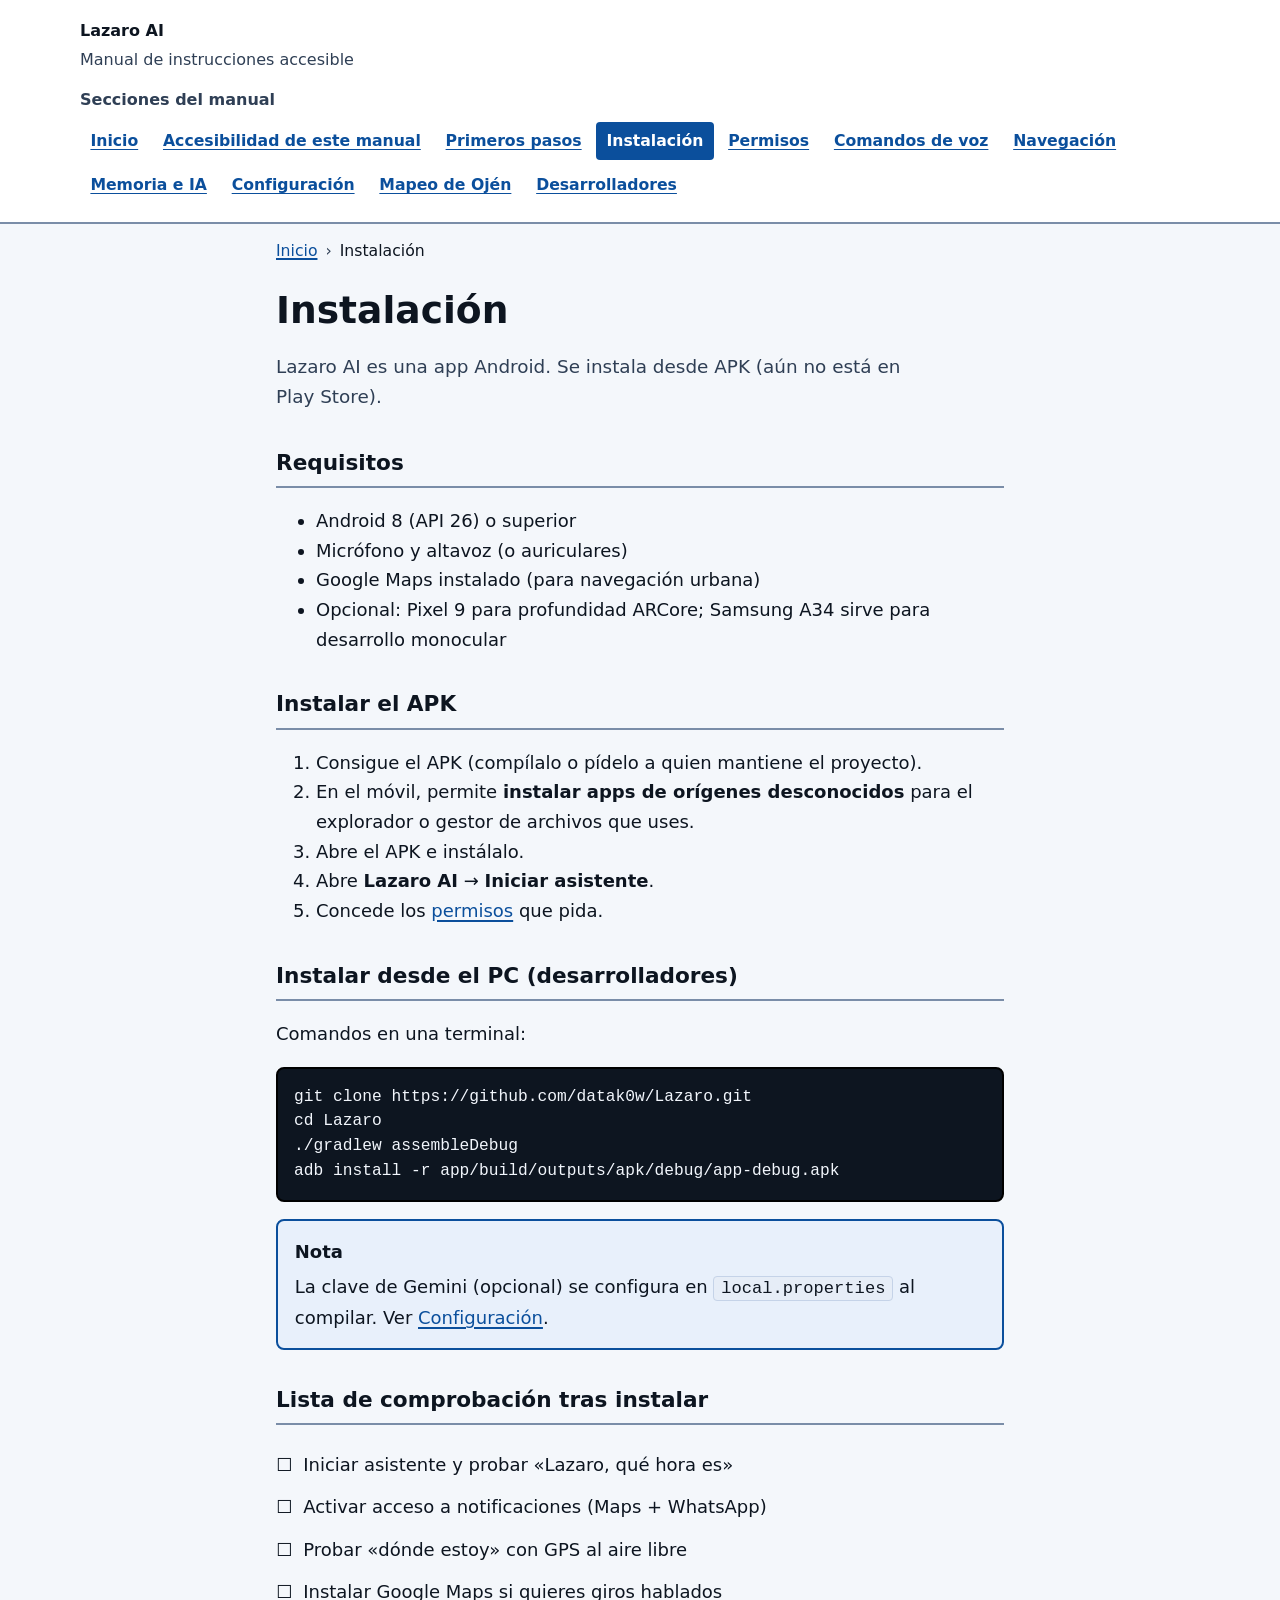
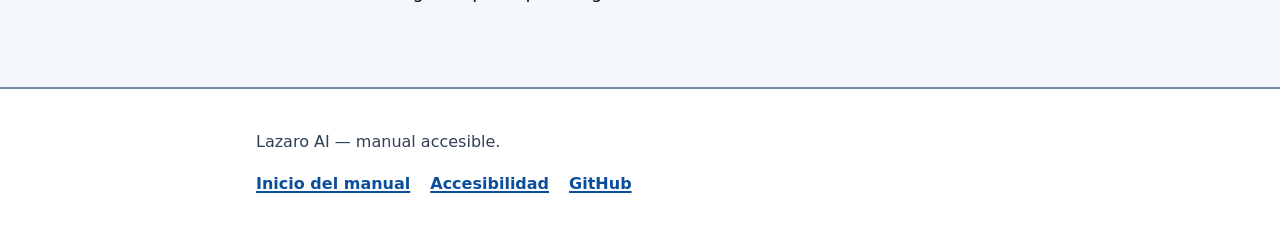
<file: docs/instalacion.html>
<!DOCTYPE html>
<html lang="es">
<head>
  <meta charset="UTF-8">
  <meta name="viewport" content="width=device-width, initial-scale=1">
  <meta name="description" content="Instalación. Manual accesible de Lazaro AI.">
  <title>Instalación — Manual Lazaro AI</title>
  <link rel="stylesheet" href="assets/manual.css">
</head>
<body>
  <div class="skip-group">
    <a href="#contenido">Saltar al contenido principal</a>
    <a href="#nav-principal">Saltar al menú de secciones</a>
    <a href="#pie">Saltar al pie de página</a>
  </div>

  <header class="site-header">
    <div class="brand">
      <p class="site-title"><a href="index.html">Lazaro AI</a></p>
      <p>Manual de instrucciones accesible</p>
    </div>
    <nav id="nav-principal" class="nav" aria-labelledby="nav-titulo">
      <h2 id="nav-titulo">Secciones del manual</h2>
      <ul>
        <li><a href="index.html">Inicio</a></li>
        <li><a href="accesibilidad.html">Accesibilidad de este manual</a></li>
        <li><a href="primeros-pasos.html">Primeros pasos</a></li>
        <li><a href="instalacion.html" aria-current="page">Instalación</a></li>
        <li><a href="permisos.html">Permisos</a></li>
        <li><a href="comandos.html">Comandos de voz</a></li>
        <li><a href="navegacion.html">Navegación</a></li>
        <li><a href="memoria-ia.html">Memoria e IA</a></li>
        <li><a href="configuracion.html">Configuración</a></li>
        <li><a href="mapeo.html">Mapeo de Ojén</a></li>
        <li><a href="desarrolladores.html">Desarrolladores</a></li>
      </ul>
    </nav>
  </header>

  <nav class="breadcrumb" aria-label="Miga de pan">
    <ol>
      <li><a href="index.html">Inicio</a></li>
      <li aria-current="page">Instalación</li>
    </ol>
  </nav>

  <main id="contenido" class="wrap" tabindex="-1">
    <h1>Instalación</h1>
    <p class="lead">Lazaro AI es una app Android. Se instala desde APK (aún no está en Play Store).</p>

    <h2>Requisitos</h2>
    <ul>
      <li>Android 8 (API 26) o superior</li>
      <li>Micrófono y altavoz (o auriculares)</li>
      <li>Google Maps instalado (para navegación urbana)</li>
      <li>Opcional: Pixel 9 para profundidad ARCore; Samsung A34 sirve para desarrollo monocular</li>
    </ul>

    <h2>Instalar el APK</h2>
    <ol>
      <li>Consigue el APK (compílalo o pídelo a quien mantiene el proyecto).</li>
      <li>En el móvil, permite <strong>instalar apps de orígenes desconocidos</strong> para el explorador o gestor de archivos que uses.</li>
      <li>Abre el APK e instálalo.</li>
      <li>Abre <strong>Lazaro AI</strong> → <strong>Iniciar asistente</strong>.</li>
      <li>Concede los <a href="permisos.html">permisos</a> que pida.</li>
    </ol>

    <h2>Instalar desde el PC (desarrolladores)</h2>
    <p>Comandos en una terminal:</p>
<pre><code>git clone https://github.com/datak0w/Lazaro.git
cd Lazaro
./gradlew assembleDebug
adb install -r app/build/outputs/apk/debug/app-debug.apk</code></pre>

    <aside class="note" aria-label="Nota">
      <span class="note-label">Nota</span>
      La clave de Gemini (opcional) se configura en <code>local.properties</code> al compilar.
      Ver <a href="configuracion.html">Configuración</a>.
    </aside>

    <h2>Lista de comprobación tras instalar</h2>
    <ul class="checklist">
      <li>Iniciar asistente y probar «Lazaro, qué hora es»</li>
      <li>Activar acceso a notificaciones (Maps + WhatsApp)</li>
      <li>Probar «dónde estoy» con GPS al aire libre</li>
      <li>Instalar Google Maps si quieres giros hablados</li>
    </ul>
  </main>

  <footer id="pie" class="site-footer">
    <div class="wrap-footer">
      <p>Lazaro AI — manual accesible.</p>
      <ul aria-label="Enlaces del pie">
        <li><a href="index.html">Inicio del manual</a></li>
        <li><a href="accesibilidad.html">Accesibilidad</a></li>
        <li><a href="https://github.com/datak0w/Lazaro">GitHub</a></li>
      </ul>
    </div>
  </footer>
  <script src="assets/a11y.js" defer></script>
</body>
</html>
</file>
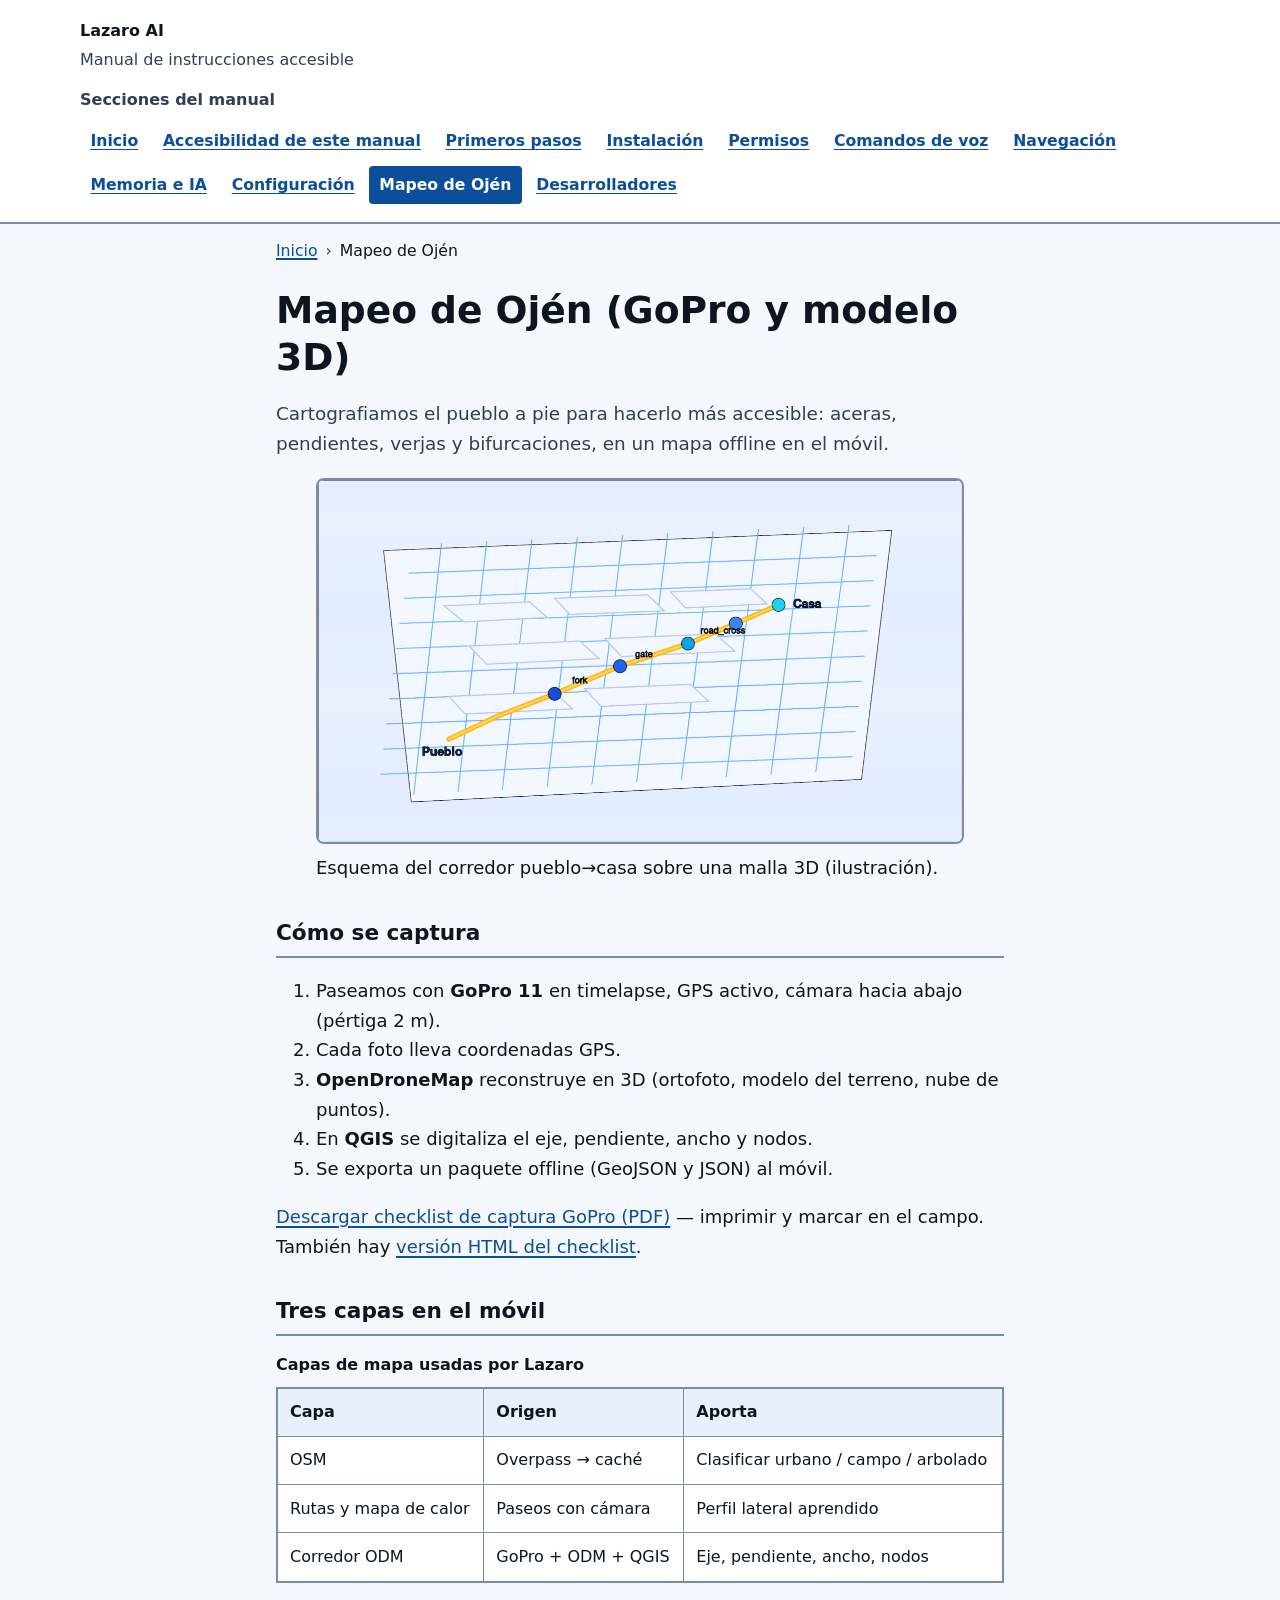
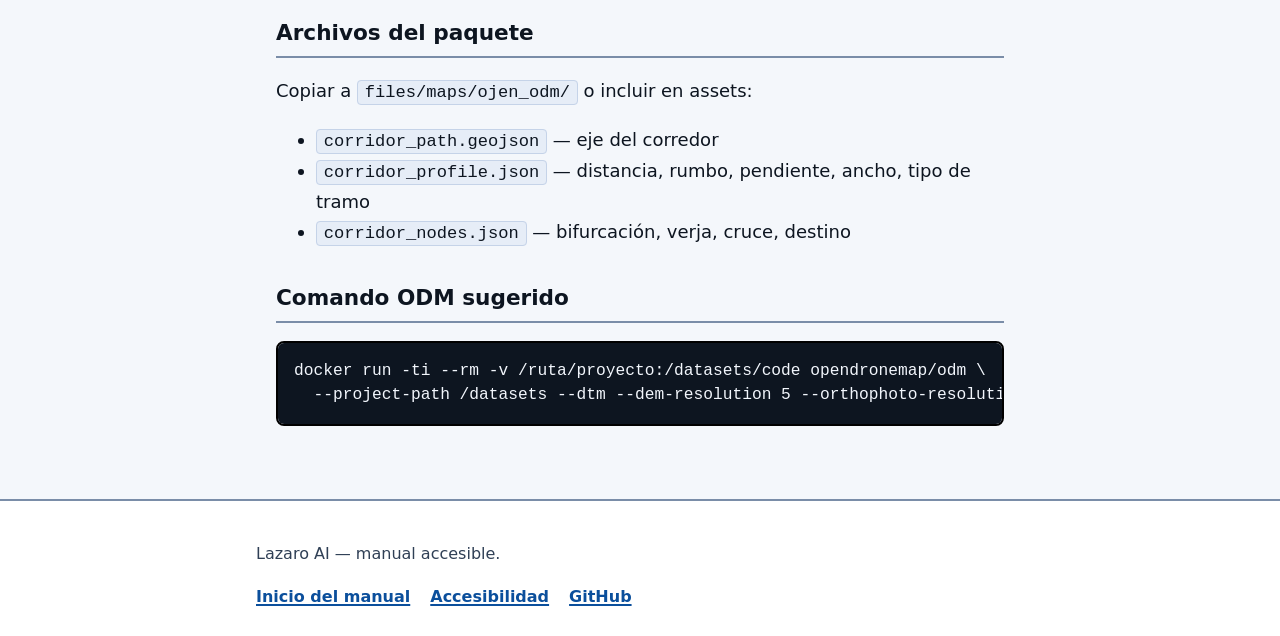
<file: docs/mapeo.html>
<!DOCTYPE html>
<html lang="es">
<head>
  <meta charset="UTF-8">
  <meta name="viewport" content="width=device-width, initial-scale=1">
  <meta name="description" content="Mapeo de Ojén. Manual accesible de Lazaro AI.">
  <title>Mapeo de Ojén — Manual Lazaro AI</title>
  <link rel="stylesheet" href="assets/manual.css">
</head>
<body>
  <div class="skip-group">
    <a href="#contenido">Saltar al contenido principal</a>
    <a href="#nav-principal">Saltar al menú de secciones</a>
    <a href="#pie">Saltar al pie de página</a>
  </div>

  <header class="site-header">
    <div class="brand">
      <p class="site-title"><a href="index.html">Lazaro AI</a></p>
      <p>Manual de instrucciones accesible</p>
    </div>
    <nav id="nav-principal" class="nav" aria-labelledby="nav-titulo">
      <h2 id="nav-titulo">Secciones del manual</h2>
      <ul>
        <li><a href="index.html">Inicio</a></li>
        <li><a href="accesibilidad.html">Accesibilidad de este manual</a></li>
        <li><a href="primeros-pasos.html">Primeros pasos</a></li>
        <li><a href="instalacion.html">Instalación</a></li>
        <li><a href="permisos.html">Permisos</a></li>
        <li><a href="comandos.html">Comandos de voz</a></li>
        <li><a href="navegacion.html">Navegación</a></li>
        <li><a href="memoria-ia.html">Memoria e IA</a></li>
        <li><a href="configuracion.html">Configuración</a></li>
        <li><a href="mapeo.html" aria-current="page">Mapeo de Ojén</a></li>
        <li><a href="desarrolladores.html">Desarrolladores</a></li>
      </ul>
    </nav>
  </header>

  <nav class="breadcrumb" aria-label="Miga de pan">
    <ol>
      <li><a href="index.html">Inicio</a></li>
      <li aria-current="page">Mapeo de Ojén</li>
    </ol>
  </nav>

  <main id="contenido" class="wrap" tabindex="-1">
    <h1>Mapeo de Ojén (GoPro y modelo 3D)</h1>
    <p class="lead">
      Cartografiamos el pueblo a pie para hacerlo más accesible: aceras, pendientes, verjas y bifurcaciones,
      en un mapa offline en el móvil.
    </p>

    <figure>
      <img src="ojen-3d-grid-map.png" width="880" height="495"
        alt="Ilustración de un mapa inclinado con cuadrícula 3D y un corredor amarillo desde Pueblo hasta Casa, con nodos fork, gate y road_cross.">
      <figcaption>Esquema del corredor pueblo→casa sobre una malla 3D (ilustración).</figcaption>
    </figure>

    <h2>Cómo se captura</h2>
    <ol>
      <li>Paseamos con <strong>GoPro 11</strong> en timelapse, GPS activo, cámara hacia abajo (pértiga 2 m).</li>
      <li>Cada foto lleva coordenadas GPS.</li>
      <li><strong>OpenDroneMap</strong> reconstruye en 3D (ortofoto, modelo del terreno, nube de puntos).</li>
      <li>En <strong>QGIS</strong> se digitaliza el eje, pendiente, ancho y nodos.</li>
      <li>Se exporta un paquete offline (GeoJSON y JSON) al móvil.</li>
    </ol>

    <p>
      <a href="gopro-captura-checklist.pdf">Descargar checklist de captura GoPro (PDF)</a>
      — imprimir y marcar en el campo.
      También hay <a href="gopro-captura-checklist.html">versión HTML del checklist</a>.
    </p>

    <h2>Tres capas en el móvil</h2>
    <table>
      <caption>Capas de mapa usadas por Lazaro</caption>
      <thead>
        <tr><th scope="col">Capa</th><th scope="col">Origen</th><th scope="col">Aporta</th></tr>
      </thead>
      <tbody>
        <tr><td>OSM</td><td>Overpass → caché</td><td>Clasificar urbano / campo / arbolado</td></tr>
        <tr><td>Rutas y mapa de calor</td><td>Paseos con cámara</td><td>Perfil lateral aprendido</td></tr>
        <tr><td>Corredor ODM</td><td>GoPro + ODM + QGIS</td><td>Eje, pendiente, ancho, nodos</td></tr>
      </tbody>
    </table>

    <h2>Archivos del paquete</h2>
    <p>Copiar a <code>files/maps/ojen_odm/</code> o incluir en assets:</p>
    <ul>
      <li><code>corridor_path.geojson</code> — eje del corredor</li>
      <li><code>corridor_profile.json</code> — distancia, rumbo, pendiente, ancho, tipo de tramo</li>
      <li><code>corridor_nodes.json</code> — bifurcación, verja, cruce, destino</li>
    </ul>

    <h2>Comando ODM sugerido</h2>
<pre><code>docker run -ti --rm -v /ruta/proyecto:/datasets/code opendronemap/odm \
  --project-path /datasets --dtm --dem-resolution 5 --orthophoto-resolution 2</code></pre>
  </main>

  <footer id="pie" class="site-footer">
    <div class="wrap-footer">
      <p>Lazaro AI — manual accesible.</p>
      <ul aria-label="Enlaces del pie">
        <li><a href="index.html">Inicio del manual</a></li>
        <li><a href="accesibilidad.html">Accesibilidad</a></li>
        <li><a href="https://github.com/datak0w/Lazaro">GitHub</a></li>
      </ul>
    </div>
  </footer>
  <script src="assets/a11y.js" defer></script>
</body>
</html>
</file>
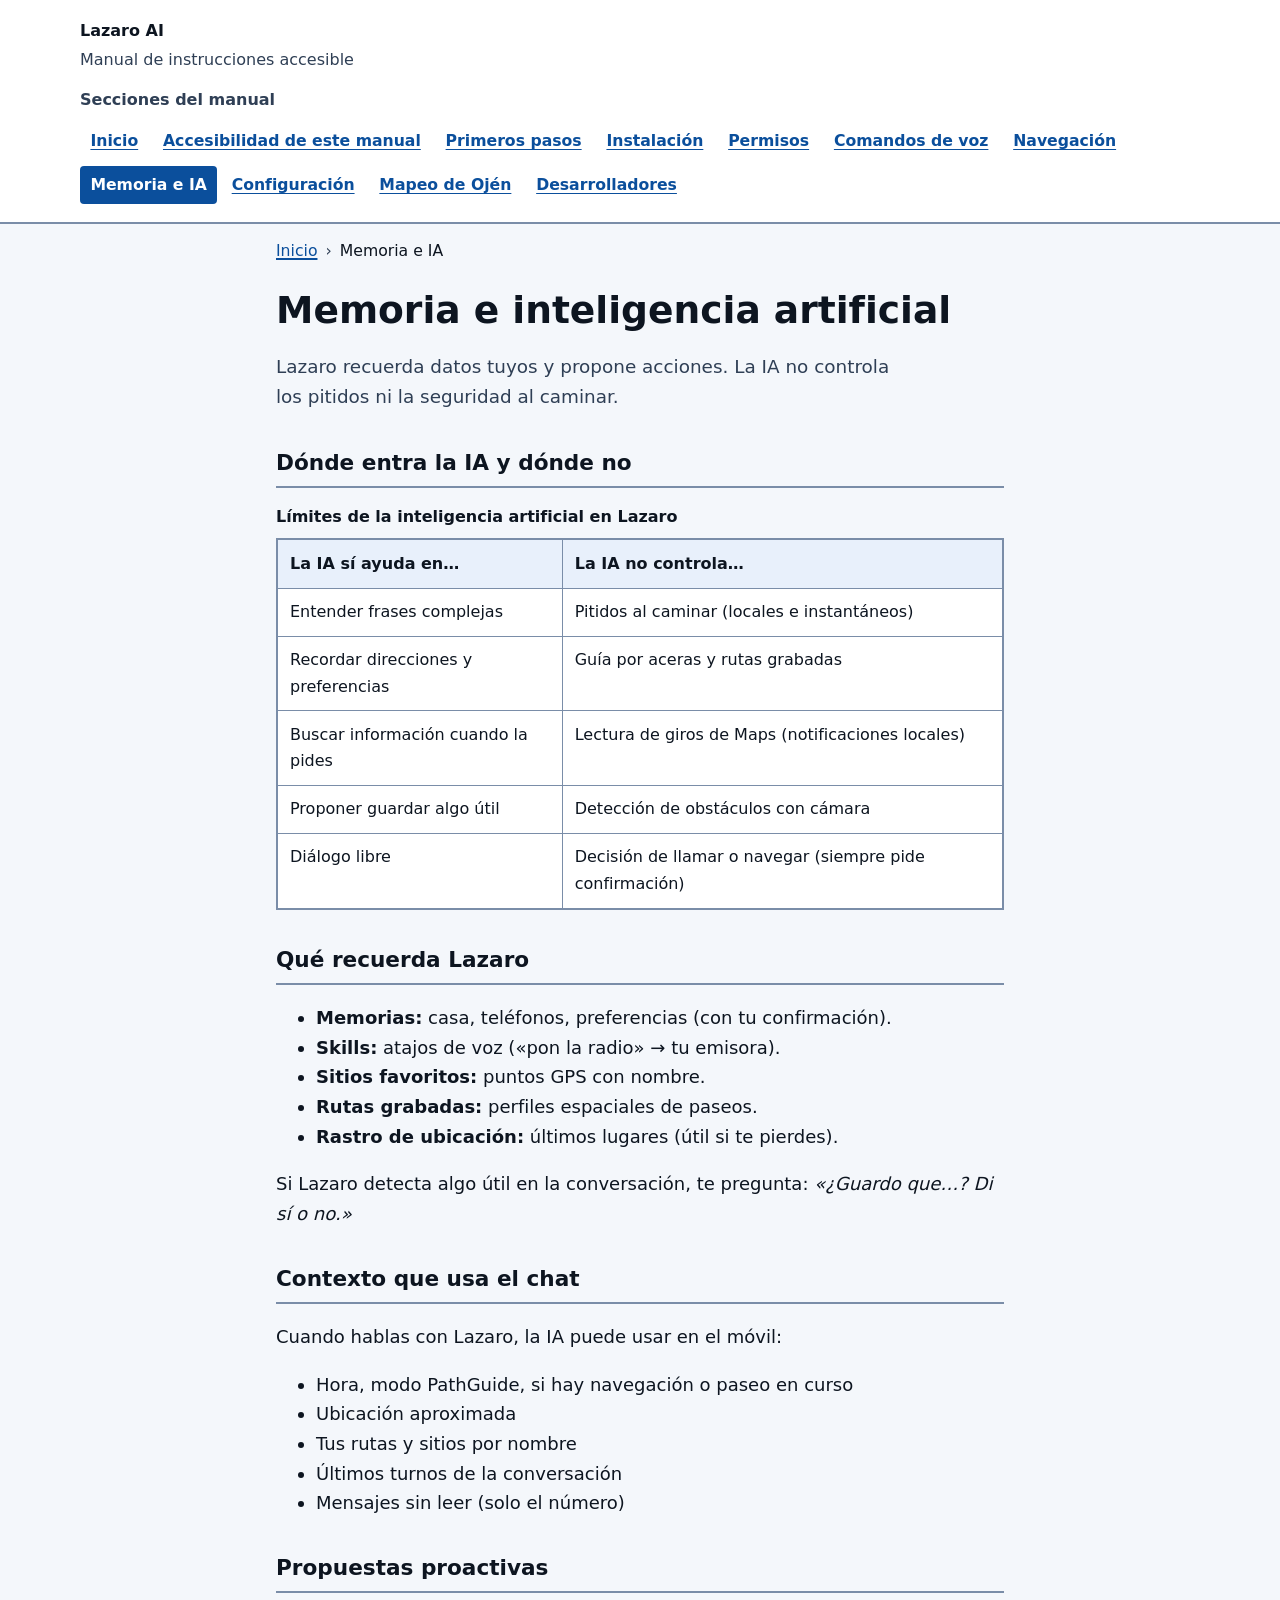
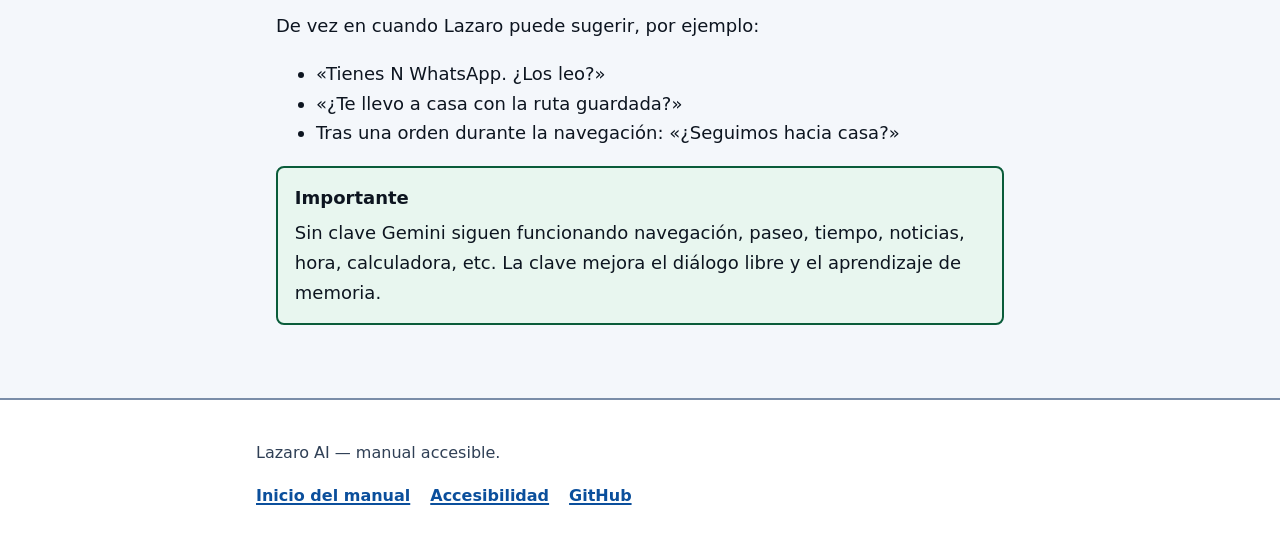
<file: docs/memoria-ia.html>
<!DOCTYPE html>
<html lang="es">
<head>
  <meta charset="UTF-8">
  <meta name="viewport" content="width=device-width, initial-scale=1">
  <meta name="description" content="Memoria e IA. Manual accesible de Lazaro AI.">
  <title>Memoria e IA — Manual Lazaro AI</title>
  <link rel="stylesheet" href="assets/manual.css">
</head>
<body>
  <div class="skip-group">
    <a href="#contenido">Saltar al contenido principal</a>
    <a href="#nav-principal">Saltar al menú de secciones</a>
    <a href="#pie">Saltar al pie de página</a>
  </div>

  <header class="site-header">
    <div class="brand">
      <p class="site-title"><a href="index.html">Lazaro AI</a></p>
      <p>Manual de instrucciones accesible</p>
    </div>
    <nav id="nav-principal" class="nav" aria-labelledby="nav-titulo">
      <h2 id="nav-titulo">Secciones del manual</h2>
      <ul>
        <li><a href="index.html">Inicio</a></li>
        <li><a href="accesibilidad.html">Accesibilidad de este manual</a></li>
        <li><a href="primeros-pasos.html">Primeros pasos</a></li>
        <li><a href="instalacion.html">Instalación</a></li>
        <li><a href="permisos.html">Permisos</a></li>
        <li><a href="comandos.html">Comandos de voz</a></li>
        <li><a href="navegacion.html">Navegación</a></li>
        <li><a href="memoria-ia.html" aria-current="page">Memoria e IA</a></li>
        <li><a href="configuracion.html">Configuración</a></li>
        <li><a href="mapeo.html">Mapeo de Ojén</a></li>
        <li><a href="desarrolladores.html">Desarrolladores</a></li>
      </ul>
    </nav>
  </header>

  <nav class="breadcrumb" aria-label="Miga de pan">
    <ol>
      <li><a href="index.html">Inicio</a></li>
      <li aria-current="page">Memoria e IA</li>
    </ol>
  </nav>

  <main id="contenido" class="wrap" tabindex="-1">
    <h1>Memoria e inteligencia artificial</h1>
    <p class="lead">Lazaro recuerda datos tuyos y propone acciones. La IA no controla los pitidos ni la seguridad al caminar.</p>

    <h2>Dónde entra la IA y dónde no</h2>
    <table>
      <caption>Límites de la inteligencia artificial en Lazaro</caption>
      <thead>
        <tr><th scope="col">La IA sí ayuda en…</th><th scope="col">La IA no controla…</th></tr>
      </thead>
      <tbody>
        <tr><td>Entender frases complejas</td><td>Pitidos al caminar (locales e instantáneos)</td></tr>
        <tr><td>Recordar direcciones y preferencias</td><td>Guía por aceras y rutas grabadas</td></tr>
        <tr><td>Buscar información cuando la pides</td><td>Lectura de giros de Maps (notificaciones locales)</td></tr>
        <tr><td>Proponer guardar algo útil</td><td>Detección de obstáculos con cámara</td></tr>
        <tr><td>Diálogo libre</td><td>Decisión de llamar o navegar (siempre pide confirmación)</td></tr>
      </tbody>
    </table>

    <h2>Qué recuerda Lazaro</h2>
    <ul>
      <li><strong>Memorias:</strong> casa, teléfonos, preferencias (con tu confirmación).</li>
      <li><strong>Skills:</strong> atajos de voz («pon la radio» → tu emisora).</li>
      <li><strong>Sitios favoritos:</strong> puntos GPS con nombre.</li>
      <li><strong>Rutas grabadas:</strong> perfiles espaciales de paseos.</li>
      <li><strong>Rastro de ubicación:</strong> últimos lugares (útil si te pierdes).</li>
    </ul>
    <p>
      Si Lazaro detecta algo útil en la conversación, te pregunta:
      <em>«¿Guardo que…? Di sí o no.»</em>
    </p>

    <h2>Contexto que usa el chat</h2>
    <p>Cuando hablas con Lazaro, la IA puede usar en el móvil:</p>
    <ul>
      <li>Hora, modo PathGuide, si hay navegación o paseo en curso</li>
      <li>Ubicación aproximada</li>
      <li>Tus rutas y sitios por nombre</li>
      <li>Últimos turnos de la conversación</li>
      <li>Mensajes sin leer (solo el número)</li>
    </ul>

    <h2>Propuestas proactivas</h2>
    <p>De vez en cuando Lazaro puede sugerir, por ejemplo:</p>
    <ul>
      <li>«Tienes N WhatsApp. ¿Los leo?»</li>
      <li>«¿Te llevo a casa con la ruta guardada?»</li>
      <li>Tras una orden durante la navegación: «¿Seguimos hacia casa?»</li>
    </ul>

    <aside class="ok" aria-label="Importante">
      <span class="ok-label">Importante</span>
      Sin clave Gemini siguen funcionando navegación, paseo, tiempo, noticias, hora, calculadora, etc.
      La clave mejora el diálogo libre y el aprendizaje de memoria.
    </aside>
  </main>

  <footer id="pie" class="site-footer">
    <div class="wrap-footer">
      <p>Lazaro AI — manual accesible.</p>
      <ul aria-label="Enlaces del pie">
        <li><a href="index.html">Inicio del manual</a></li>
        <li><a href="accesibilidad.html">Accesibilidad</a></li>
        <li><a href="https://github.com/datak0w/Lazaro">GitHub</a></li>
      </ul>
    </div>
  </footer>
  <script src="assets/a11y.js" defer></script>
</body>
</html>
</file>
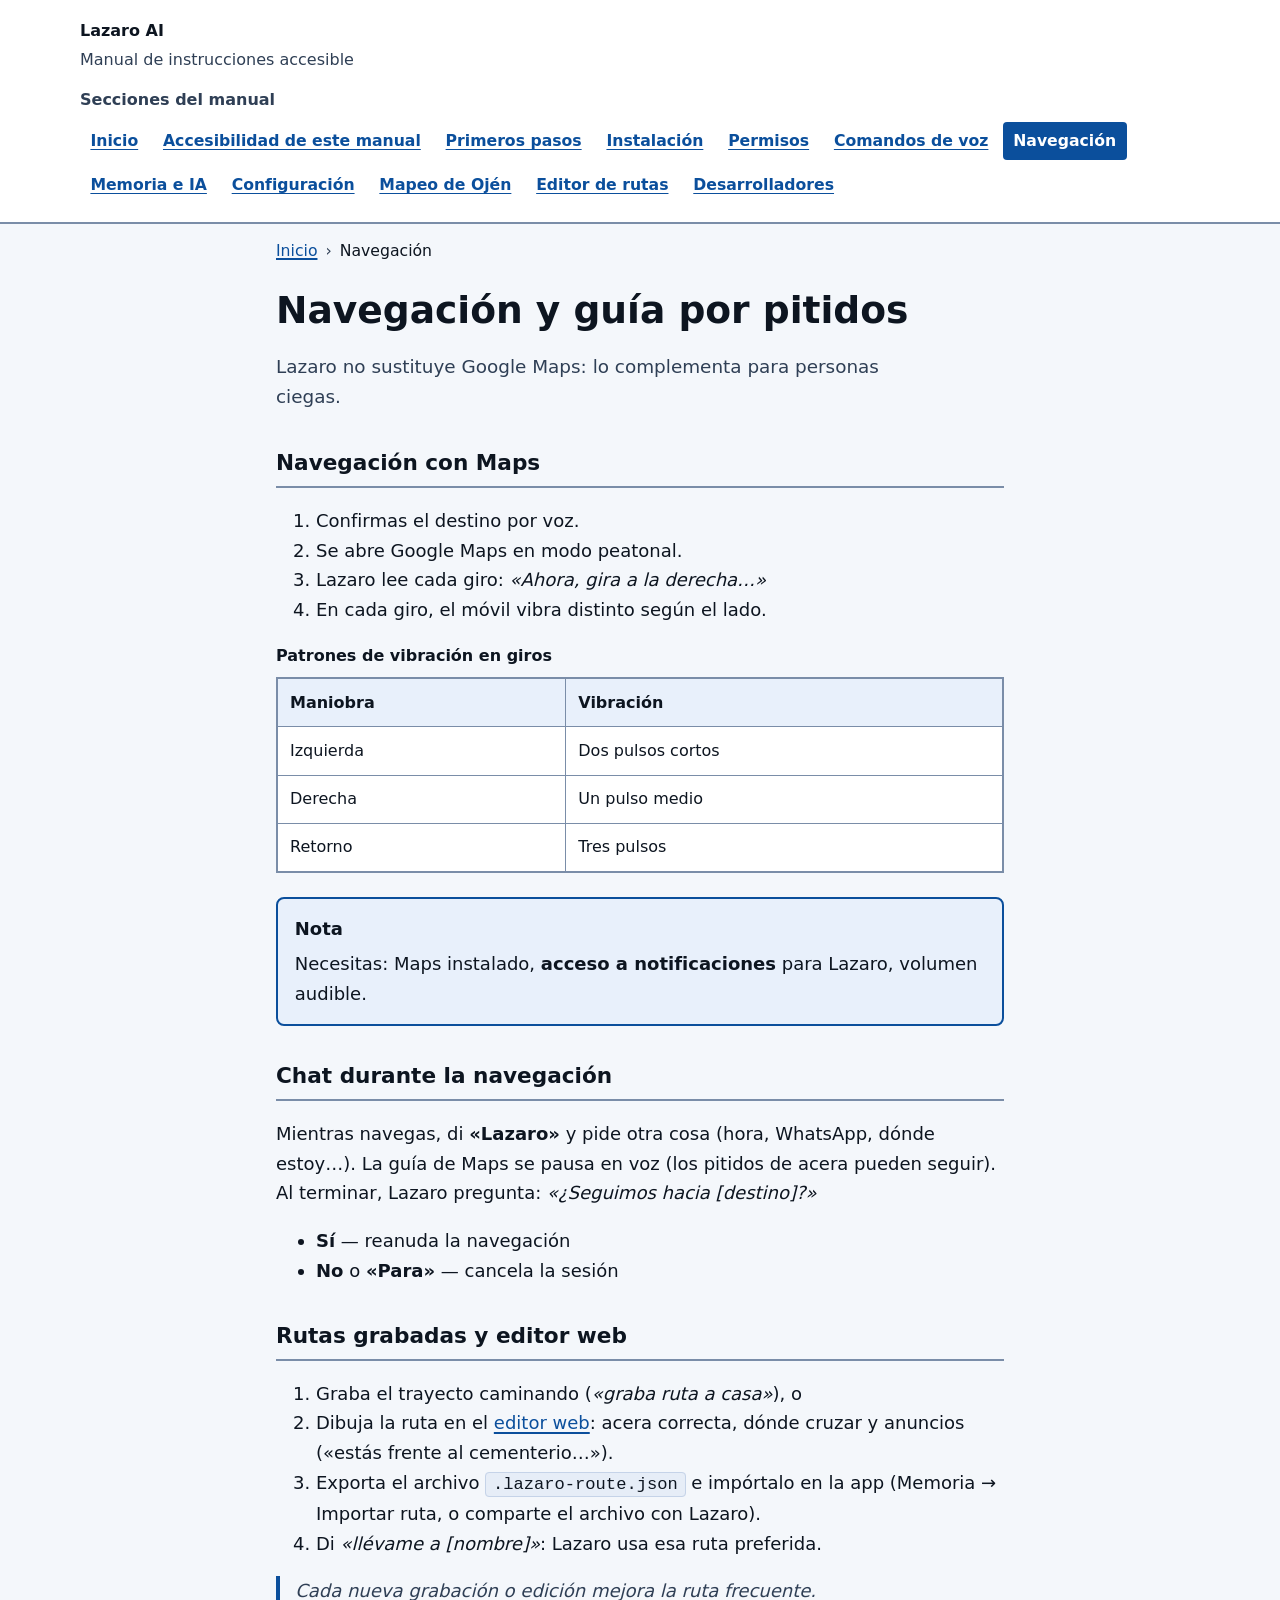
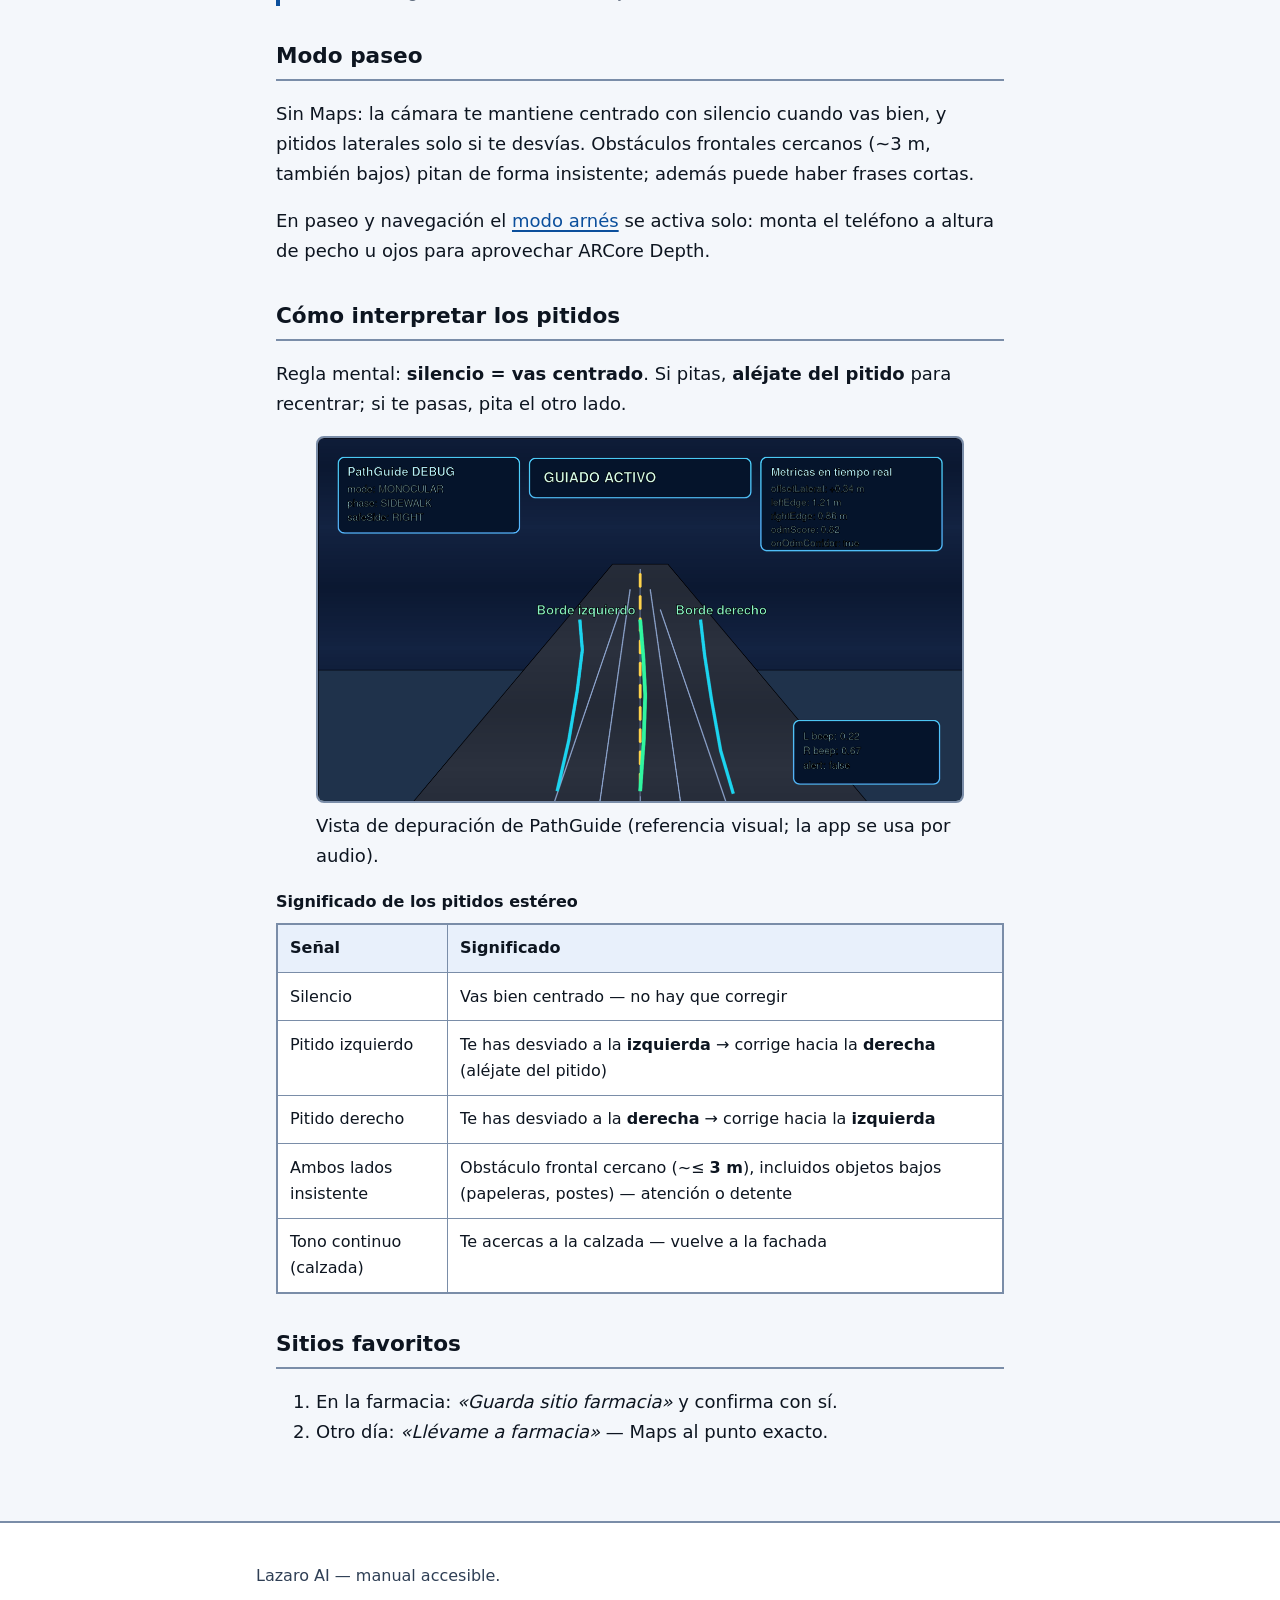
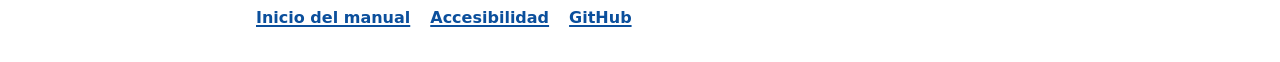
<file: docs/navegacion.html>
<!DOCTYPE html>
<html lang="es">
<head>
  <meta charset="UTF-8">
  <meta name="viewport" content="width=device-width, initial-scale=1">
  <meta name="description" content="Navegación. Manual accesible de Lazaro AI.">
  <title>Navegación — Manual Lazaro AI</title>
  <link rel="stylesheet" href="assets/manual.css">
</head>
<body>
  <div class="skip-group">
    <a href="#contenido">Saltar al contenido principal</a>
    <a href="#nav-principal">Saltar al menú de secciones</a>
    <a href="#pie">Saltar al pie de página</a>
  </div>

  <header class="site-header">
    <div class="brand">
      <p class="site-title"><a href="index.html">Lazaro AI</a></p>
      <p>Manual de instrucciones accesible</p>
    </div>
    <nav id="nav-principal" class="nav" aria-labelledby="nav-titulo">
      <h2 id="nav-titulo">Secciones del manual</h2>
      <ul>
        <li><a href="index.html">Inicio</a></li>
        <li><a href="accesibilidad.html">Accesibilidad de este manual</a></li>
        <li><a href="primeros-pasos.html">Primeros pasos</a></li>
        <li><a href="instalacion.html">Instalación</a></li>
        <li><a href="permisos.html">Permisos</a></li>
        <li><a href="comandos.html">Comandos de voz</a></li>
        <li><a href="navegacion.html" aria-current="page">Navegación</a></li>
        <li><a href="memoria-ia.html">Memoria e IA</a></li>
        <li><a href="configuracion.html">Configuración</a></li>
        <li><a href="mapeo.html">Mapeo de Ojén</a></li>
        <li><a href="editor-rutas.html">Editor de rutas</a></li>
        <li><a href="desarrolladores.html">Desarrolladores</a></li>
      </ul>
    </nav>
  </header>

  <nav class="breadcrumb" aria-label="Miga de pan">
    <ol>
      <li><a href="index.html">Inicio</a></li>
      <li aria-current="page">Navegación</li>
    </ol>
  </nav>

  <main id="contenido" class="wrap" tabindex="-1">
    <h1>Navegación y guía por pitidos</h1>
    <p class="lead">Lazaro no sustituye Google Maps: lo complementa para personas ciegas.</p>

    <h2>Navegación con Maps</h2>
    <ol>
      <li>Confirmas el destino por voz.</li>
      <li>Se abre Google Maps en modo peatonal.</li>
      <li>Lazaro lee cada giro: <em>«Ahora, gira a la derecha…»</em></li>
      <li>En cada giro, el móvil vibra distinto según el lado.</li>
    </ol>

    <table>
      <caption>Patrones de vibración en giros</caption>
      <thead>
        <tr><th scope="col">Maniobra</th><th scope="col">Vibración</th></tr>
      </thead>
      <tbody>
        <tr><td>Izquierda</td><td>Dos pulsos cortos</td></tr>
        <tr><td>Derecha</td><td>Un pulso medio</td></tr>
        <tr><td>Retorno</td><td>Tres pulsos</td></tr>
      </tbody>
    </table>

    <aside class="note" aria-label="Nota">
      <span class="note-label">Nota</span>
      Necesitas: Maps instalado, <strong>acceso a notificaciones</strong> para Lazaro, volumen audible.
    </aside>

    <h2>Chat durante la navegación</h2>
    <p>
      Mientras navegas, di <strong>«Lazaro»</strong> y pide otra cosa (hora, WhatsApp, dónde estoy…).
      La guía de Maps se pausa en voz (los pitidos de acera pueden seguir).
      Al terminar, Lazaro pregunta: <em>«¿Seguimos hacia [destino]?»</em>
    </p>
    <ul>
      <li><strong>Sí</strong> — reanuda la navegación</li>
      <li><strong>No</strong> o <strong>«Para»</strong> — cancela la sesión</li>
    </ul>

    <h2>Rutas grabadas y editor web</h2>
    <ol>
      <li>Graba el trayecto caminando (<em>«graba ruta a casa»</em>), o</li>
      <li>Dibuja la ruta en el <a href="editor-rutas.html">editor web</a>: acera correcta, dónde cruzar y anuncios
        («estás frente al cementerio…»).</li>
      <li>Exporta el archivo <code>.lazaro-route.json</code> e impórtalo en la app
        (Memoria → Importar ruta, o comparte el archivo con Lazaro).</li>
      <li>Di <em>«llévame a [nombre]»</em>: Lazaro usa esa ruta preferida.</li>
    </ol>
    <p class="quote">Cada nueva grabación o edición mejora la ruta frecuente.</p>

    <h2>Modo paseo</h2>
    <p>
      Sin Maps: la cámara te mantiene centrado con silencio cuando vas bien, y pitidos laterales solo si te desvías.
      Obstáculos frontales cercanos (~3 m, también bajos) pitan de forma insistente; además puede haber frases cortas.
    </p>
    <p>
      En paseo y navegación el <a href="configuracion.html">modo arnés</a> se activa solo:
      monta el teléfono a altura de pecho u ojos para aprovechar ARCore Depth.
    </p>

    <h2>Cómo interpretar los pitidos</h2>
    <p>
      Regla mental: <strong>silencio = vas centrado</strong>.
      Si pitas, <strong>aléjate del pitido</strong> para recentrar; si te pasas, pita el otro lado.
    </p>
    <figure>
      <img src="pathguide-debug-preview.png" width="880" height="495"
        alt="Vista tipo depuración: carretera en perspectiva, líneas de borde izquierda y derecha, y paneles con métricas como offset lateral e intensidad de pitidos.">
      <figcaption>Vista de depuración de PathGuide (referencia visual; la app se usa por audio).</figcaption>
    </figure>
    <table>
      <caption>Significado de los pitidos estéreo</caption>
      <thead>
        <tr><th scope="col">Señal</th><th scope="col">Significado</th></tr>
      </thead>
      <tbody>
        <tr><td>Silencio</td><td>Vas bien centrado — no hay que corregir</td></tr>
        <tr><td>Pitido izquierdo</td><td>Te has desviado a la <strong>izquierda</strong> → corrige hacia la <strong>derecha</strong> (aléjate del pitido)</td></tr>
        <tr><td>Pitido derecho</td><td>Te has desviado a la <strong>derecha</strong> → corrige hacia la <strong>izquierda</strong></td></tr>
        <tr><td>Ambos lados insistente</td><td>Obstáculo frontal cercano (~≤ <strong>3 m</strong>), incluidos objetos bajos (papeleras, postes) — atención o detente</td></tr>
        <tr><td>Tono continuo (calzada)</td><td>Te acercas a la calzada — vuelve a la fachada</td></tr>
      </tbody>
    </table>

    <h2>Sitios favoritos</h2>
    <ol>
      <li>En la farmacia: <em>«Guarda sitio farmacia»</em> y confirma con sí.</li>
      <li>Otro día: <em>«Llévame a farmacia»</em> — Maps al punto exacto.</li>
    </ol>
  </main>

  <footer id="pie" class="site-footer">
    <div class="wrap-footer">
      <p>Lazaro AI — manual accesible.</p>
      <ul aria-label="Enlaces del pie">
        <li><a href="index.html">Inicio del manual</a></li>
        <li><a href="accesibilidad.html">Accesibilidad</a></li>
        <li><a href="https://github.com/datak0w/Lazaro">GitHub</a></li>
      </ul>
    </div>
  </footer>
  <script src="assets/a11y.js" defer></script>
</body>
</html>
</file>
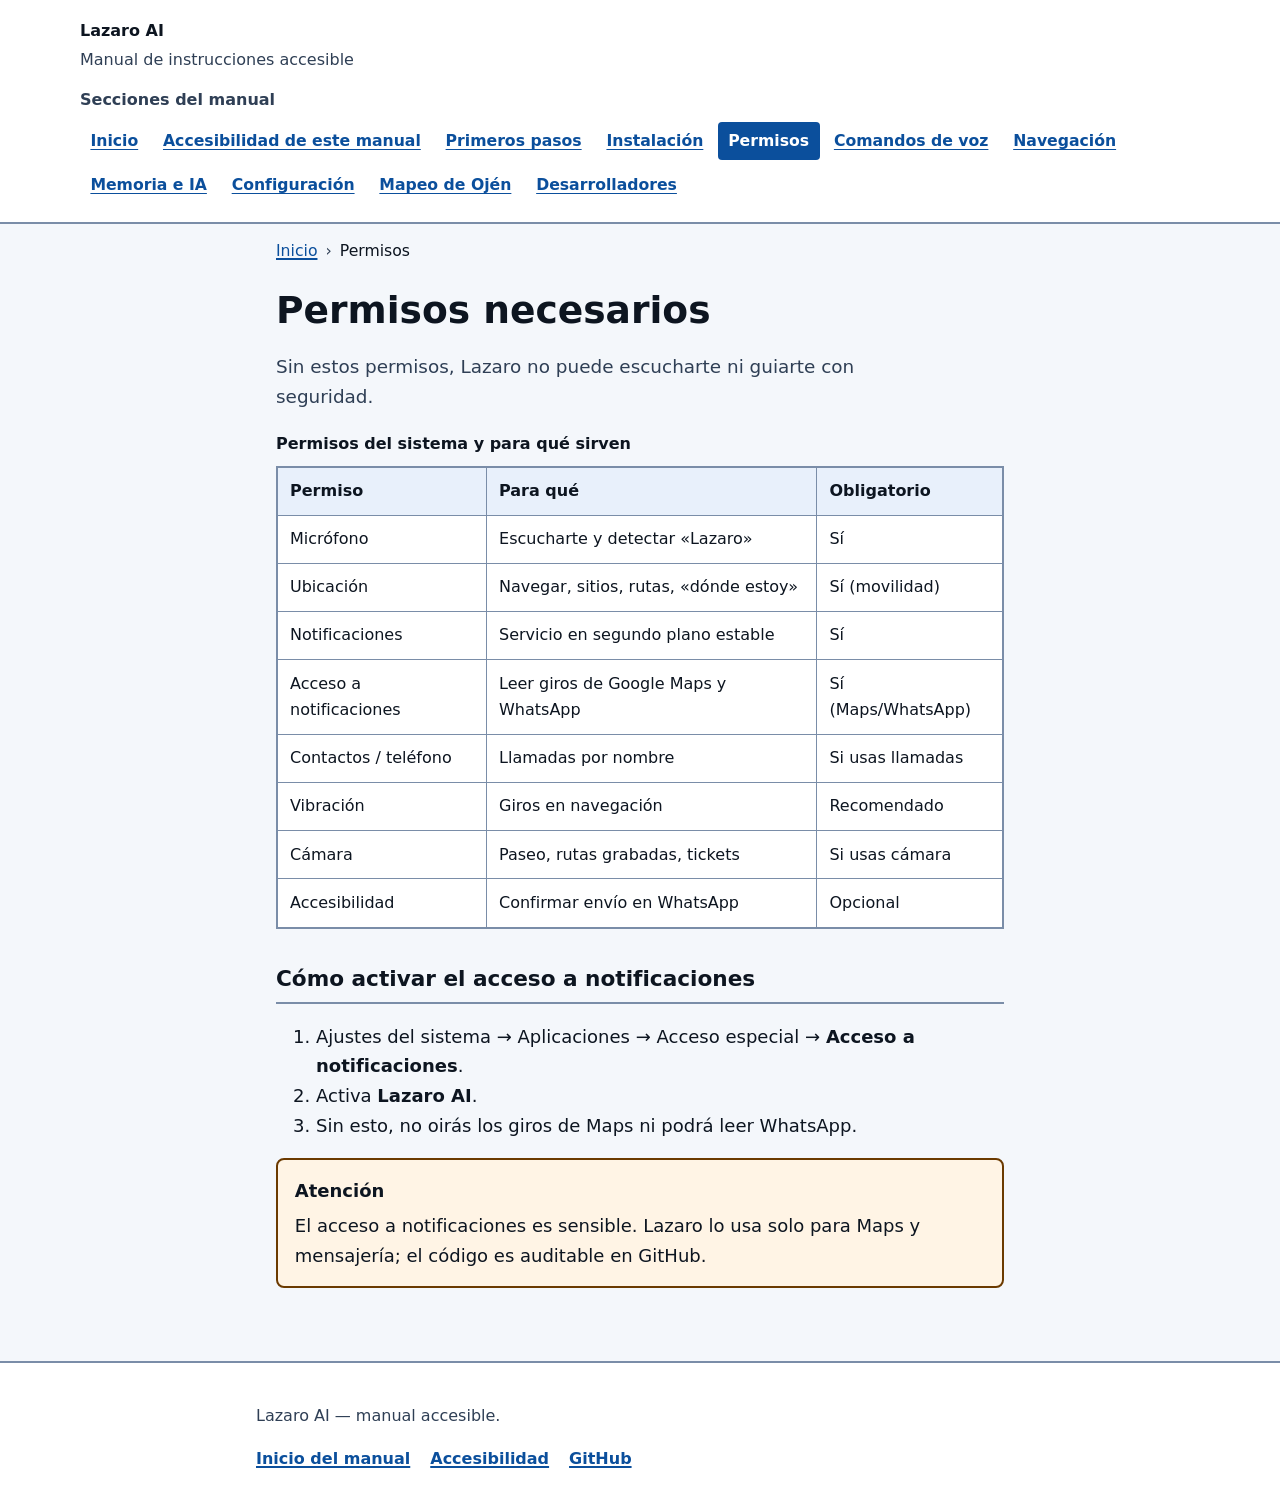
<file: docs/permisos.html>
<!DOCTYPE html>
<html lang="es">
<head>
  <meta charset="UTF-8">
  <meta name="viewport" content="width=device-width, initial-scale=1">
  <meta name="description" content="Permisos. Manual accesible de Lazaro AI.">
  <title>Permisos — Manual Lazaro AI</title>
  <link rel="stylesheet" href="assets/manual.css">
</head>
<body>
  <div class="skip-group">
    <a href="#contenido">Saltar al contenido principal</a>
    <a href="#nav-principal">Saltar al menú de secciones</a>
    <a href="#pie">Saltar al pie de página</a>
  </div>

  <header class="site-header">
    <div class="brand">
      <p class="site-title"><a href="index.html">Lazaro AI</a></p>
      <p>Manual de instrucciones accesible</p>
    </div>
    <nav id="nav-principal" class="nav" aria-labelledby="nav-titulo">
      <h2 id="nav-titulo">Secciones del manual</h2>
      <ul>
        <li><a href="index.html">Inicio</a></li>
        <li><a href="accesibilidad.html">Accesibilidad de este manual</a></li>
        <li><a href="primeros-pasos.html">Primeros pasos</a></li>
        <li><a href="instalacion.html">Instalación</a></li>
        <li><a href="permisos.html" aria-current="page">Permisos</a></li>
        <li><a href="comandos.html">Comandos de voz</a></li>
        <li><a href="navegacion.html">Navegación</a></li>
        <li><a href="memoria-ia.html">Memoria e IA</a></li>
        <li><a href="configuracion.html">Configuración</a></li>
        <li><a href="mapeo.html">Mapeo de Ojén</a></li>
        <li><a href="desarrolladores.html">Desarrolladores</a></li>
      </ul>
    </nav>
  </header>

  <nav class="breadcrumb" aria-label="Miga de pan">
    <ol>
      <li><a href="index.html">Inicio</a></li>
      <li aria-current="page">Permisos</li>
    </ol>
  </nav>

  <main id="contenido" class="wrap" tabindex="-1">
    <h1>Permisos necesarios</h1>
    <p class="lead">Sin estos permisos, Lazaro no puede escucharte ni guiarte con seguridad.</p>

    <table>
      <caption>Permisos del sistema y para qué sirven</caption>
      <thead>
        <tr>
          <th scope="col">Permiso</th>
          <th scope="col">Para qué</th>
          <th scope="col">Obligatorio</th>
        </tr>
      </thead>
      <tbody>
        <tr><td>Micrófono</td><td>Escucharte y detectar «Lazaro»</td><td>Sí</td></tr>
        <tr><td>Ubicación</td><td>Navegar, sitios, rutas, «dónde estoy»</td><td>Sí (movilidad)</td></tr>
        <tr><td>Notificaciones</td><td>Servicio en segundo plano estable</td><td>Sí</td></tr>
        <tr><td>Acceso a notificaciones</td><td>Leer giros de Google Maps y WhatsApp</td><td>Sí (Maps/WhatsApp)</td></tr>
        <tr><td>Contactos / teléfono</td><td>Llamadas por nombre</td><td>Si usas llamadas</td></tr>
        <tr><td>Vibración</td><td>Giros en navegación</td><td>Recomendado</td></tr>
        <tr><td>Cámara</td><td>Paseo, rutas grabadas, tickets</td><td>Si usas cámara</td></tr>
        <tr><td>Accesibilidad</td><td>Confirmar envío en WhatsApp</td><td>Opcional</td></tr>
      </tbody>
    </table>

    <h2>Cómo activar el acceso a notificaciones</h2>
    <ol>
      <li>Ajustes del sistema → Aplicaciones → Acceso especial → <strong>Acceso a notificaciones</strong>.</li>
      <li>Activa <strong>Lazaro AI</strong>.</li>
      <li>Sin esto, no oirás los giros de Maps ni podrá leer WhatsApp.</li>
    </ol>

    <aside class="warn" aria-label="Atención">
      <span class="warn-label">Atención</span>
      El acceso a notificaciones es sensible.
      Lazaro lo usa solo para Maps y mensajería; el código es auditable en GitHub.
    </aside>
  </main>

  <footer id="pie" class="site-footer">
    <div class="wrap-footer">
      <p>Lazaro AI — manual accesible.</p>
      <ul aria-label="Enlaces del pie">
        <li><a href="index.html">Inicio del manual</a></li>
        <li><a href="accesibilidad.html">Accesibilidad</a></li>
        <li><a href="https://github.com/datak0w/Lazaro">GitHub</a></li>
      </ul>
    </div>
  </footer>
  <script src="assets/a11y.js" defer></script>
</body>
</html>
</file>
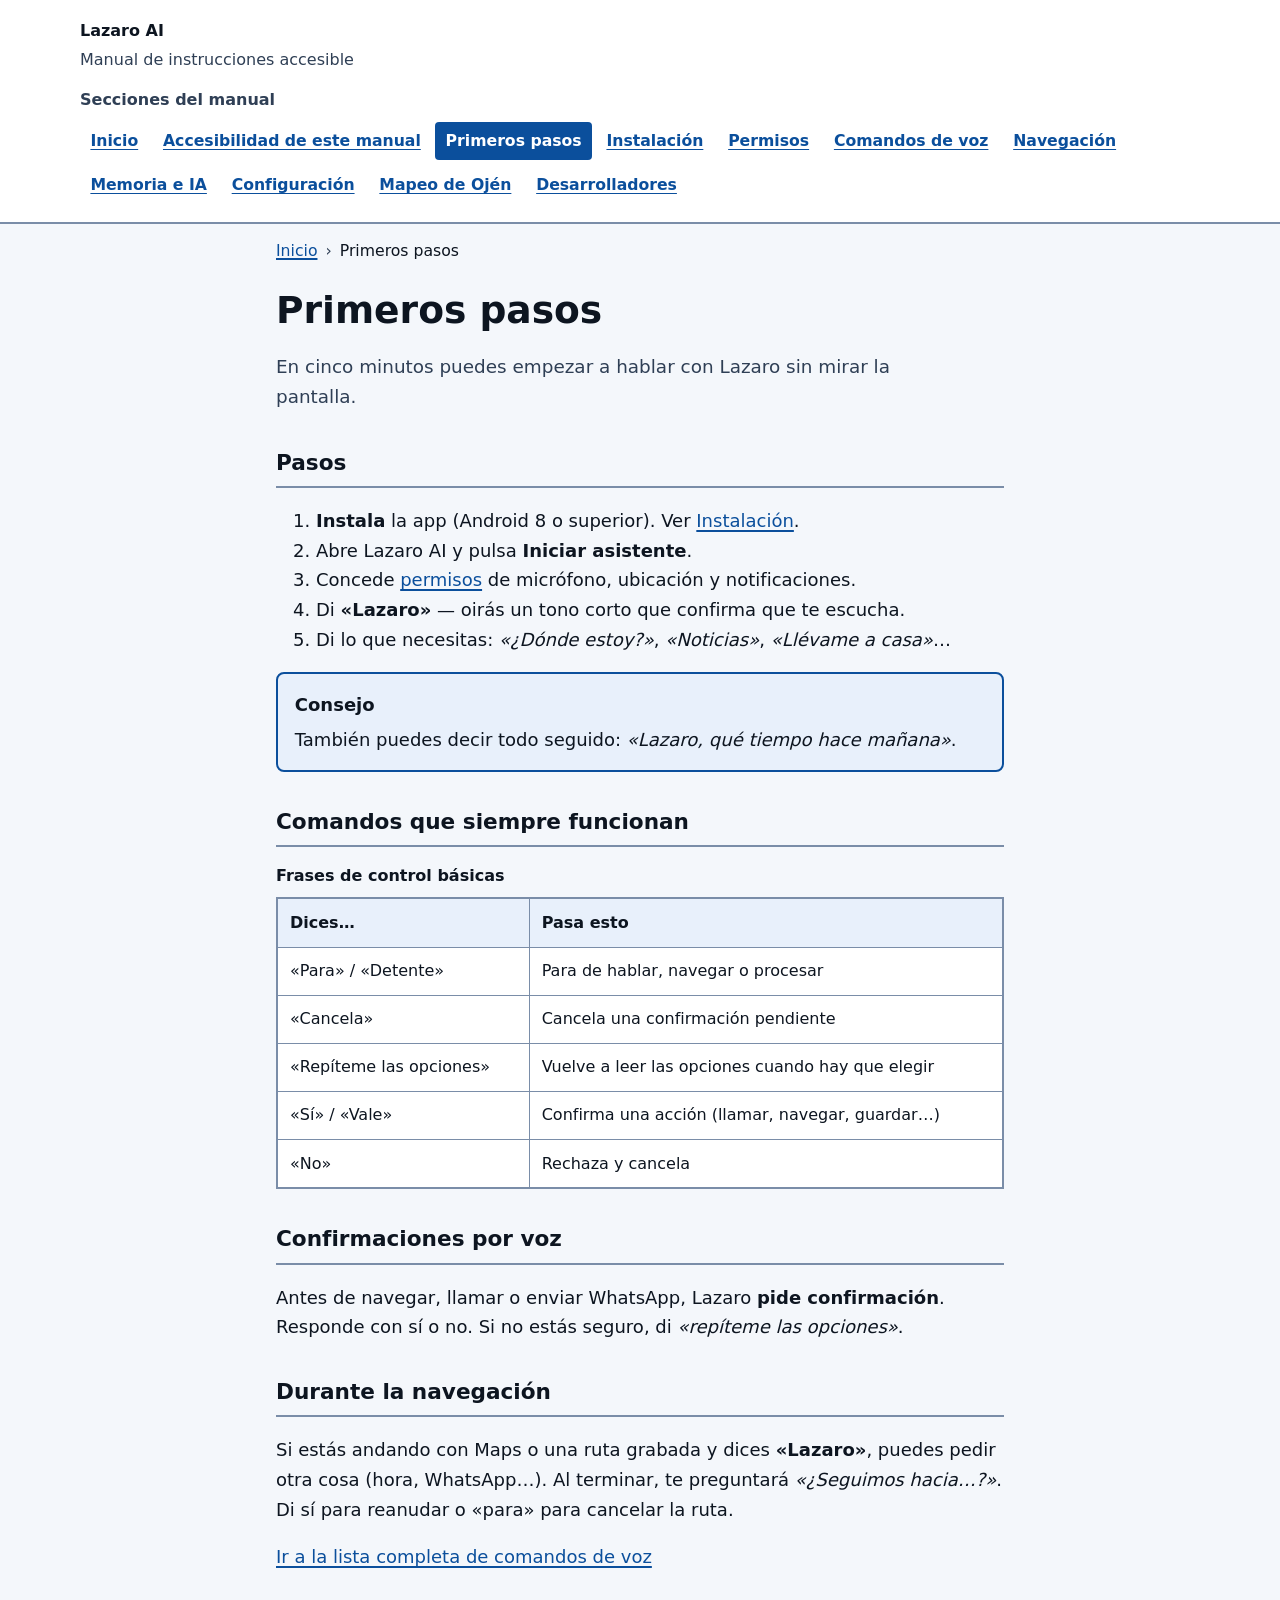
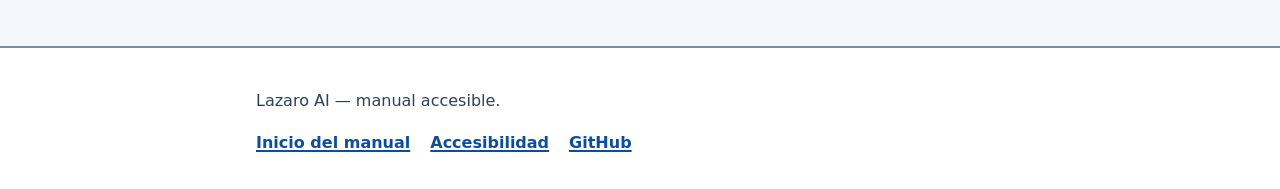
<file: docs/primeros-pasos.html>
<!DOCTYPE html>
<html lang="es">
<head>
  <meta charset="UTF-8">
  <meta name="viewport" content="width=device-width, initial-scale=1">
  <meta name="description" content="Primeros pasos. Manual accesible de Lazaro AI.">
  <title>Primeros pasos — Manual Lazaro AI</title>
  <link rel="stylesheet" href="assets/manual.css">
</head>
<body>
  <div class="skip-group">
    <a href="#contenido">Saltar al contenido principal</a>
    <a href="#nav-principal">Saltar al menú de secciones</a>
    <a href="#pie">Saltar al pie de página</a>
  </div>

  <header class="site-header">
    <div class="brand">
      <p class="site-title"><a href="index.html">Lazaro AI</a></p>
      <p>Manual de instrucciones accesible</p>
    </div>
    <nav id="nav-principal" class="nav" aria-labelledby="nav-titulo">
      <h2 id="nav-titulo">Secciones del manual</h2>
      <ul>
        <li><a href="index.html">Inicio</a></li>
        <li><a href="accesibilidad.html">Accesibilidad de este manual</a></li>
        <li><a href="primeros-pasos.html" aria-current="page">Primeros pasos</a></li>
        <li><a href="instalacion.html">Instalación</a></li>
        <li><a href="permisos.html">Permisos</a></li>
        <li><a href="comandos.html">Comandos de voz</a></li>
        <li><a href="navegacion.html">Navegación</a></li>
        <li><a href="memoria-ia.html">Memoria e IA</a></li>
        <li><a href="configuracion.html">Configuración</a></li>
        <li><a href="mapeo.html">Mapeo de Ojén</a></li>
        <li><a href="desarrolladores.html">Desarrolladores</a></li>
      </ul>
    </nav>
  </header>

  <nav class="breadcrumb" aria-label="Miga de pan">
    <ol>
      <li><a href="index.html">Inicio</a></li>
      <li aria-current="page">Primeros pasos</li>
    </ol>
  </nav>

  <main id="contenido" class="wrap" tabindex="-1">
    <h1>Primeros pasos</h1>
    <p class="lead">En cinco minutos puedes empezar a hablar con Lazaro sin mirar la pantalla.</p>

    <h2>Pasos</h2>
    <ol>
      <li><strong>Instala</strong> la app (Android 8 o superior). Ver <a href="instalacion.html">Instalación</a>.</li>
      <li>Abre Lazaro AI y pulsa <strong>Iniciar asistente</strong>.</li>
      <li>Concede <a href="permisos.html">permisos</a> de micrófono, ubicación y notificaciones.</li>
      <li>Di <strong>«Lazaro»</strong> — oirás un tono corto que confirma que te escucha.</li>
      <li>Di lo que necesitas: <em>«¿Dónde estoy?»</em>, <em>«Noticias»</em>, <em>«Llévame a casa»</em>…</li>
    </ol>

    <aside class="note" aria-label="Consejo">
      <span class="note-label">Consejo</span>
      También puedes decir todo seguido: <em>«Lazaro, qué tiempo hace mañana»</em>.
    </aside>

    <h2>Comandos que siempre funcionan</h2>
    <table>
      <caption>Frases de control básicas</caption>
      <thead>
        <tr><th scope="col">Dices…</th><th scope="col">Pasa esto</th></tr>
      </thead>
      <tbody>
        <tr><td>«Para» / «Detente»</td><td>Para de hablar, navegar o procesar</td></tr>
        <tr><td>«Cancela»</td><td>Cancela una confirmación pendiente</td></tr>
        <tr><td>«Repíteme las opciones»</td><td>Vuelve a leer las opciones cuando hay que elegir</td></tr>
        <tr><td>«Sí» / «Vale»</td><td>Confirma una acción (llamar, navegar, guardar…)</td></tr>
        <tr><td>«No»</td><td>Rechaza y cancela</td></tr>
      </tbody>
    </table>

    <h2>Confirmaciones por voz</h2>
    <p>
      Antes de navegar, llamar o enviar WhatsApp, Lazaro <strong>pide confirmación</strong>.
      Responde con sí o no. Si no estás seguro, di <em>«repíteme las opciones»</em>.
    </p>

    <h2>Durante la navegación</h2>
    <p>
      Si estás andando con Maps o una ruta grabada y dices <strong>«Lazaro»</strong>,
      puedes pedir otra cosa (hora, WhatsApp…). Al terminar, te preguntará
      <em>«¿Seguimos hacia…?»</em>. Di sí para reanudar o «para» para cancelar la ruta.
    </p>
    <p><a href="comandos.html">Ir a la lista completa de comandos de voz</a></p>
  </main>

  <footer id="pie" class="site-footer">
    <div class="wrap-footer">
      <p>Lazaro AI — manual accesible.</p>
      <ul aria-label="Enlaces del pie">
        <li><a href="index.html">Inicio del manual</a></li>
        <li><a href="accesibilidad.html">Accesibilidad</a></li>
        <li><a href="https://github.com/datak0w/Lazaro">GitHub</a></li>
      </ul>
    </div>
  </footer>
  <script src="assets/a11y.js" defer></script>
</body>
</html>
</file>
<file: docs/assets/manual.css>
/* Lazaro AI — Manual accesible (GitHub Pages) */
:root {
  --bg: #f4f7fb;
  --surface: #ffffff;
  --ink: #0d1520;
  --muted: #2f3f55;
  --accent: #0b4f9c;
  --accent-soft: #e8f0fb;
  --border: #7a8da8;
  --ok: #0a5c3a;
  --warn: #6b3a00;
  --radius: 8px;
  --max: 48rem;
  --font: "Segoe UI", system-ui, -apple-system, sans-serif;
  --focus: #000000;
}

*, *::before, *::after { box-sizing: border-box; }

@media (prefers-reduced-motion: no-preference) {
  html { scroll-behavior: smooth; }
}

body {
  margin: 0;
  font-family: var(--font);
  color: var(--ink);
  background: var(--bg);
  line-height: 1.65;
  font-size: 1.125rem;
}

a {
  color: var(--accent);
  text-decoration-thickness: 1.5px;
  text-underline-offset: 0.15em;
}
a:hover { text-decoration-thickness: 2.5px; }
a:focus-visible {
  outline: 3px solid var(--focus);
  outline-offset: 3px;
  background: #ffe566;
  color: #000;
  text-decoration: none;
}

/* Oculto visualmente, audible para lectores de pantalla */
.sr-only {
  position: absolute !important;
  width: 1px !important;
  height: 1px !important;
  padding: 0 !important;
  margin: -1px !important;
  overflow: hidden !important;
  clip: rect(0, 0, 0, 0) !important;
  white-space: nowrap !important;
  border: 0 !important;
}

.skip-group {
  position: absolute;
  left: 0;
  top: 0;
  z-index: 200;
  display: flex;
  flex-direction: column;
  gap: 0.25rem;
}
.skip-group a {
  position: absolute;
  left: -9999px;
  top: 0;
  background: #000;
  color: #fff;
  padding: 0.85rem 1.1rem;
  font-weight: 700;
  text-decoration: none;
  border: 3px solid #ffe566;
}
.skip-group a:focus {
  position: static;
  left: auto;
  display: inline-block;
}

.site-header {
  background: var(--surface);
  border-bottom: 2px solid var(--border);
  padding: 1rem 1.25rem 1.1rem;
}

.brand {
  max-width: 70rem;
  margin: 0 auto 0.85rem;
}
.brand p {
  margin: 0.15rem 0 0;
  color: var(--muted);
  font-size: 1rem;
}
.site-title {
  margin: 0;
  font-size: 1.45rem;
  font-weight: 800;
}
.site-title a {
  color: var(--ink);
  text-decoration: none;
}
.site-title a:focus-visible {
  background: #ffe566;
}

.nav {
  max-width: 70rem;
  margin: 0 auto;
}
.nav h2 {
  font-size: 1rem;
  margin: 0 0 0.5rem;
  border: 0;
  padding: 0;
  color: var(--muted);
}
.nav ul {
  list-style: none;
  margin: 0;
  padding: 0;
  display: flex;
  flex-wrap: wrap;
  gap: 0.35rem 0.25rem;
}
.nav li { margin: 0; }
.nav a {
  display: inline-block;
  font-weight: 700;
  font-size: 0.98rem;
  padding: 0.4rem 0.65rem;
  text-decoration: underline;
  text-underline-offset: 0.2em;
}
.nav a[aria-current="page"] {
  background: var(--accent);
  color: #fff;
  text-decoration: none;
  border-radius: 4px;
}
.nav a[aria-current="page"]:focus-visible {
  background: #ffe566;
  color: #000;
}

.breadcrumb {
  max-width: var(--max);
  margin: 0 auto;
  padding: 0.85rem 1.25rem 0;
  font-size: 0.98rem;
}
.breadcrumb ol {
  list-style: none;
  margin: 0;
  padding: 0;
  display: flex;
  flex-wrap: wrap;
  gap: 0.25rem 0.5rem;
}
.breadcrumb li:not(:last-child)::after {
  content: "›";
  margin-left: 0.5rem;
  color: var(--muted);
  speak: never;
}

.wrap {
  max-width: var(--max);
  margin: 0 auto;
  padding: 1.25rem 1.25rem 3.5rem;
}

h1 {
  font-size: clamp(1.75rem, 4vw, 2.35rem);
  line-height: 1.25;
  margin: 0.2rem 0 0.85rem;
}
h2 {
  font-size: 1.35rem;
  margin: 2rem 0 0.75rem;
  padding-bottom: 0.35rem;
  border-bottom: 2px solid var(--border);
}
h3 {
  font-size: 1.12rem;
  margin: 1.5rem 0 0.5rem;
}

.lead {
  font-size: 1.15rem;
  color: var(--muted);
  max-width: 40rem;
}

.toc-list {
  margin: 1rem 0 1.5rem;
  padding-left: 1.3rem;
}
.toc-list li { margin: 0.55rem 0; }
.toc-list a { font-weight: 700; }

table {
  width: 100%;
  border-collapse: collapse;
  margin: 1rem 0 1.5rem;
  background: var(--surface);
  font-size: 1rem;
  border: 2px solid var(--border);
}
caption {
  text-align: left;
  font-weight: 700;
  margin-bottom: 0.5rem;
  color: var(--ink);
  caption-side: top;
}
th, td {
  border: 1px solid var(--border);
  padding: 0.65rem 0.75rem;
  text-align: left;
  vertical-align: top;
}
th {
  background: var(--accent-soft);
  font-weight: 800;
}

.note, .warn, .ok {
  border-radius: var(--radius);
  padding: 0.95rem 1.05rem;
  margin: 1.1rem 0;
  border: 2px solid var(--border);
}
.note { background: var(--accent-soft); border-color: var(--accent); }
.warn { background: #fff4e5; border-color: var(--warn); }
.ok { background: #e8f6ef; border-color: var(--ok); }
.note-label, .warn-label, .ok-label {
  display: block;
  font-weight: 800;
  margin-bottom: 0.35rem;
}

code, pre {
  font-family: ui-monospace, "Cascadia Code", Consolas, monospace;
  font-size: 0.95em;
}
code {
  background: #e6edf7;
  padding: 0.12em 0.4em;
  border-radius: 4px;
  border: 1px solid #c5d3e8;
}
pre {
  background: #0d1520;
  color: #f2f6fc;
  padding: 1rem;
  border-radius: var(--radius);
  overflow-x: auto;
  border: 2px solid #000;
  line-height: 1.45;
}
pre code {
  background: none;
  color: inherit;
  padding: 0;
  border: 0;
}

.quote {
  font-style: italic;
  color: var(--muted);
  border-left: 4px solid var(--accent);
  padding-left: 0.95rem;
  margin: 1rem 0;
}

.site-footer {
  border-top: 2px solid var(--border);
  padding: 1.5rem 1.25rem 2rem;
  background: var(--surface);
  color: var(--muted);
  font-size: 1rem;
}
.site-footer .wrap-footer {
  max-width: var(--max);
  margin: 0 auto;
}
.site-footer ul {
  list-style: none;
  padding: 0;
  margin: 0.75rem 0 0;
  display: flex;
  flex-wrap: wrap;
  gap: 0.75rem 1.25rem;
}
.site-footer a { font-weight: 700; }

img {
  max-width: 100%;
  height: auto;
  border: 2px solid var(--border);
  border-radius: var(--radius);
}

ul.checklist { list-style: none; padding-left: 0; }
ul.checklist li {
  padding: 0.4rem 0 0.4rem 1.7rem;
  position: relative;
}
ul.checklist li::before {
  content: "☐";
  position: absolute;
  left: 0;
}

@media (max-width: 640px) {
  body { font-size: 1.05rem; }
  .nav a { padding: 0.5rem 0.55rem; }
  table { display: block; overflow-x: auto; }
}

@media (prefers-contrast: more) {
  :root {
    --ink: #000;
    --muted: #1a1a1a;
    --accent: #003366;
    --border: #000;
  }
  a { text-decoration-thickness: 2px; }
  .nav a[aria-current="page"] {
    outline: 2px solid #000;
  }
}
</file>
